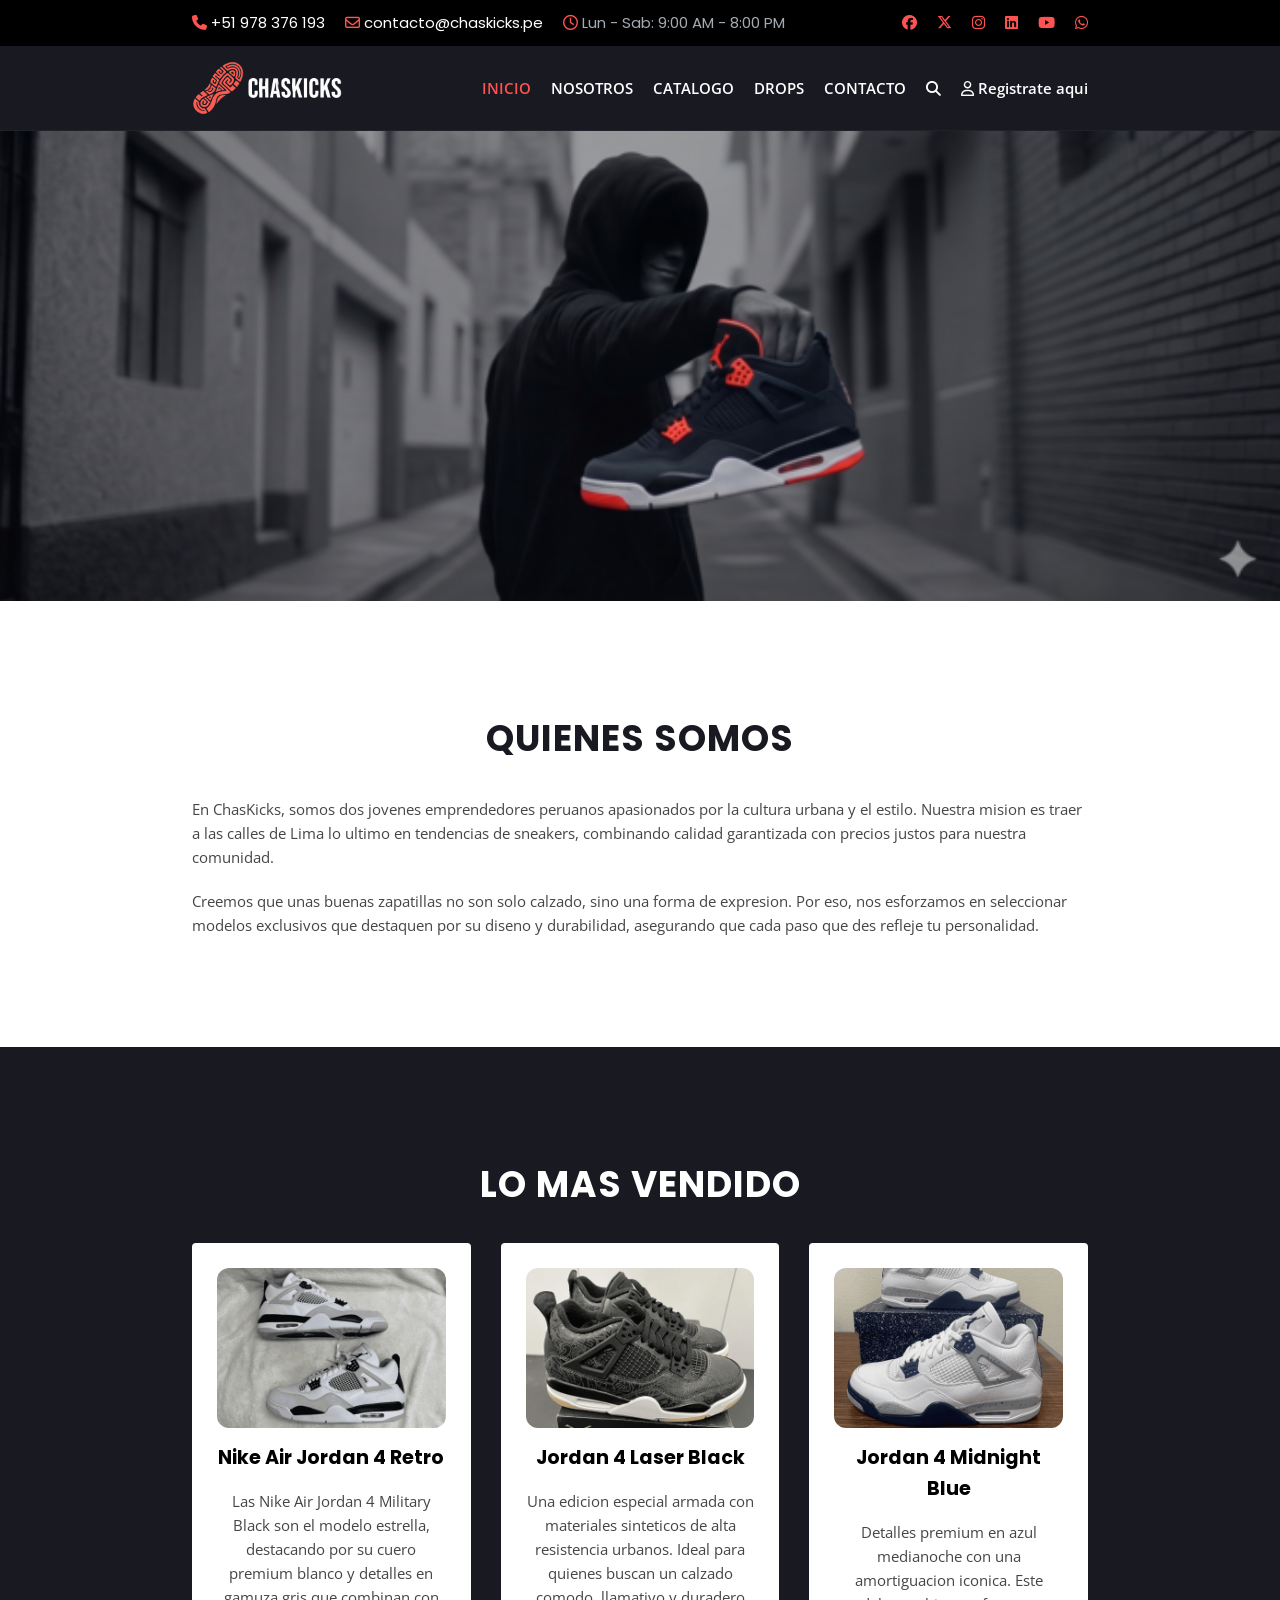
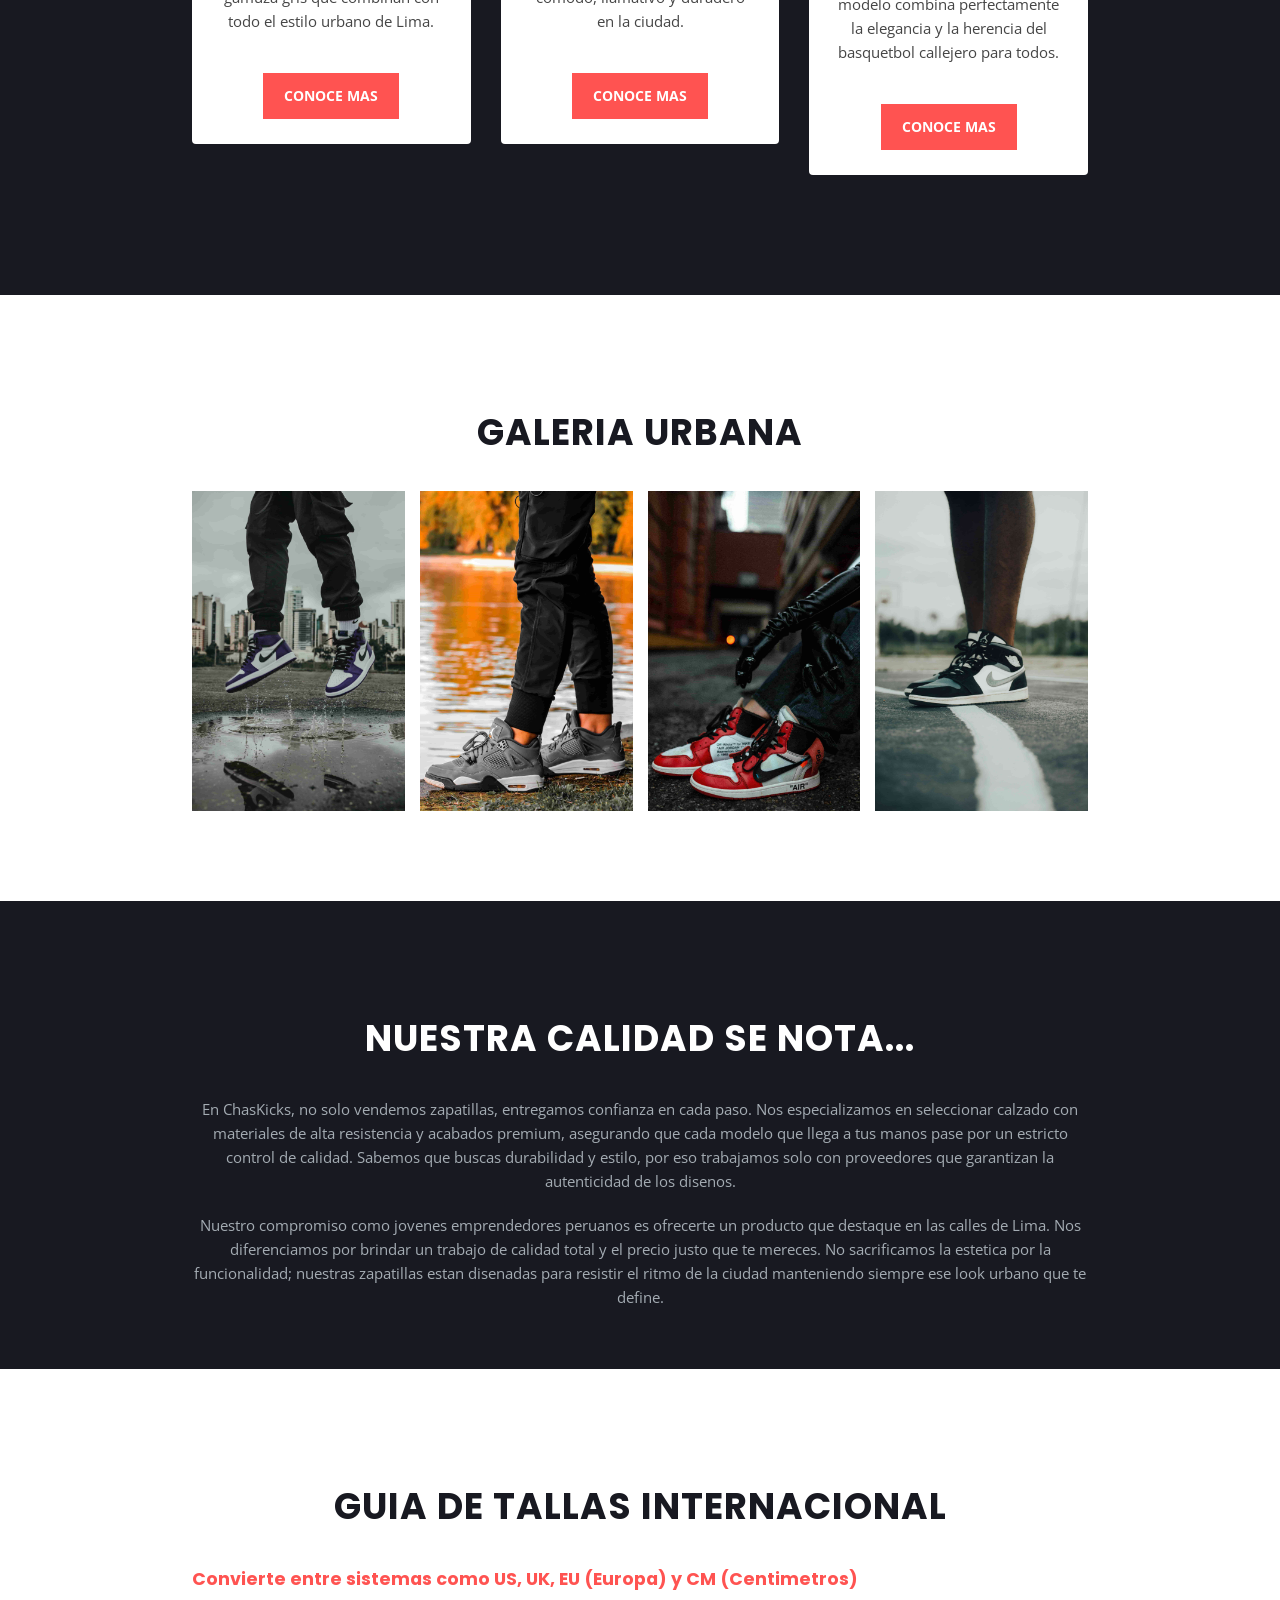
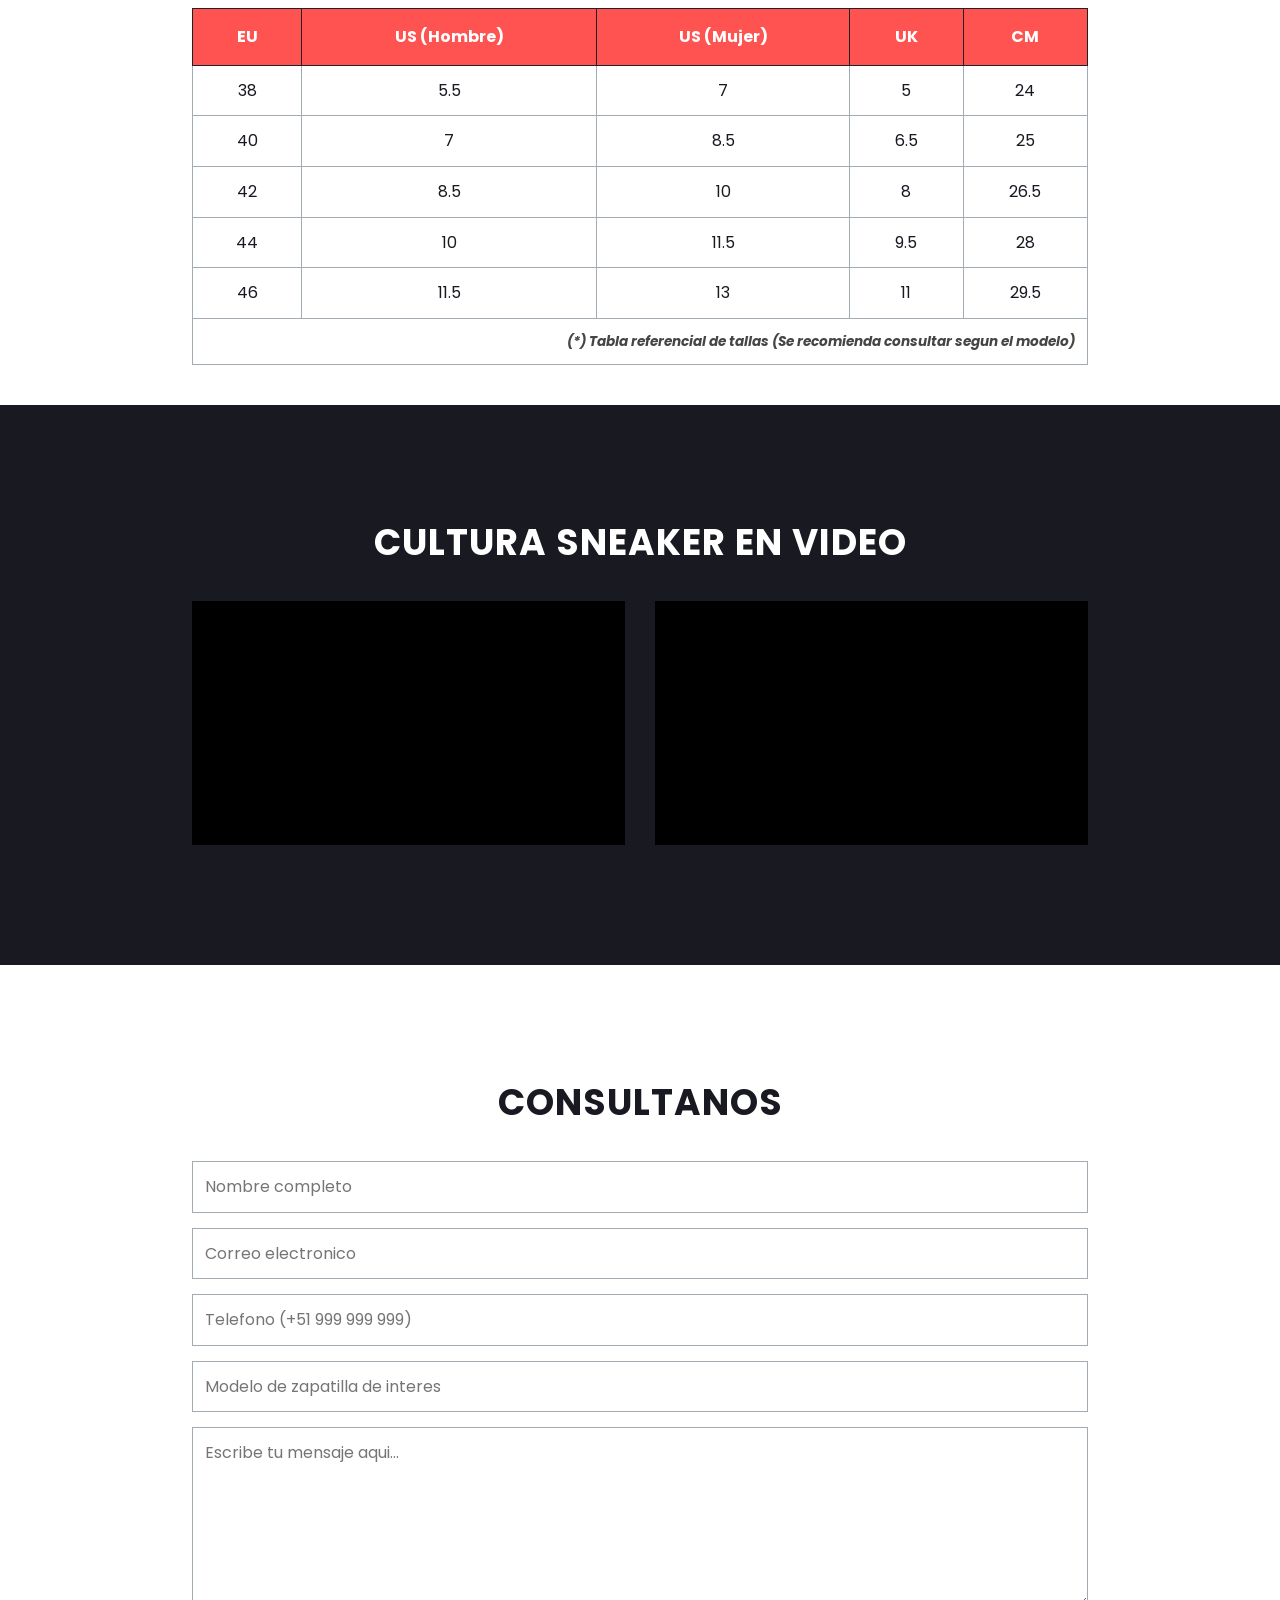
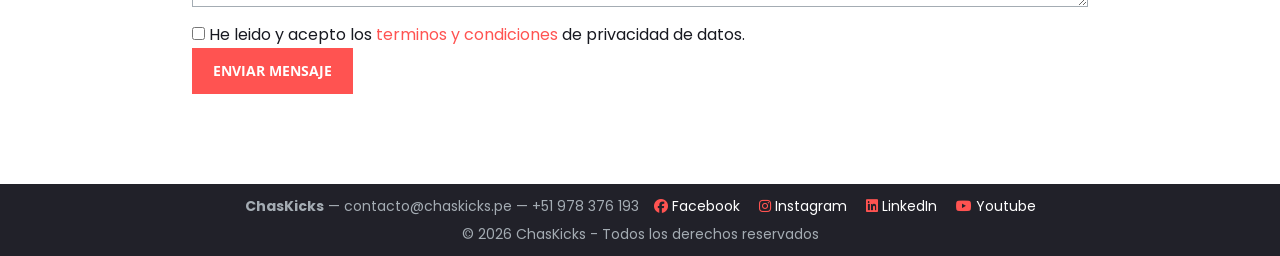
<file: index.html>
<!DOCTYPE html>
<html lang="es">

<head>
    <meta charset="UTF-8">
    <meta name="viewport" content="width=device-width, initial-scale=1.0">

    <!-- Titulo de la pagina que se muestra en la pestana -->
    <title>ChasKicks - Sneakers</title>

    <!-- Enlazar el HTML con la hoja de estilos externa CSS -->
    <link rel="stylesheet" href="assets/css/styles.css">

    <!-- Enlazar el HTML con el favicon -->
    <link rel="shortcut icon" href="favicon.ico" type="image/x-icon">

    <!-- Enlazar HTML con fuentes externas de Google Fonts -->
    <link rel="preconnect" href="https://fonts.googleapis.com">
    <link rel="preconnect" href="https://fonts.gstatic.com" crossorigin>
    <link href="https://fonts.googleapis.com/css2?family=Open+Sans:wght@400;600&family=Poppins:wght@400;600;700;900&display=swap" rel="stylesheet">

    <!-- Enlazar HTML con la libreria de iconos de Font Awesome -->
    <link rel="stylesheet" href="https://cdnjs.cloudflare.com/ajax/libs/font-awesome/6.5.1/css/all.min.css">

</head>

<body>

    <!-- Barra superior con telefono, email, horario y redes sociales -->
    <header id="header1">
        <div class="header-flexbox container padding-xs">
            <div class="header-left">
                <a href="tel:+51978376193"><i class="fa-solid fa-phone"></i> +51 978 376 193</a>
                <a href="mailto:contacto@chaskicks.pe"><i class="fa-regular fa-envelope"></i> contacto@chaskicks.pe</a>
                <span class="date-text"><i class="fa-regular fa-clock"></i> Lun - Sab: 9:00 AM - 8:00 PM</span>
            </div>
            <div class="social-links">
                <a target="_blank" href="https://facebook.com"><i class="fa-brands fa-facebook"></i></a>
                <a target="_blank" href="https://twitter.com"><i class="fa-brands fa-x-twitter"></i></a>
                <a target="_blank" href="https://instagram.com"><i class="fa-brands fa-instagram"></i></a>
                <a target="_blank" href="https://linkedin.com"><i class="fa-brands fa-linkedin"></i></a>
                <a target="_blank" href="https://youtube.com"><i class="fa-brands fa-youtube"></i></a>
                <a target="_blank" href="https://whatsapp.com"><i class="fa-brands fa-whatsapp"></i></a>
            </div>
        </div>
    </header>

    <!-- Navegacion principal con logo, hamburguesa y menu de paginas -->
    <header id="header2">
        <div class="header-flexbox container">

            <!-- Logo enlazado al inicio -->
            <div class="nav-logo">
                <a href="index.html">
                    <img class="img-fluid" src="assets/img/logo_ck.png" alt="ChasKicks Logo">
                </a>
            </div>

            <!-- Boton hamburguesa (visible solo en movil y tableta) -->
            <div class="nav-menu-toggle">
                <i class="fa-solid fa-bars"></i>
            </div>

            <!-- Menu de navegacion -->
            <nav class="menuop">
                <a href="index.html" class="active">INICIO</a>
                <a href="assets/pages/nosotros.html">NOSOTROS</a>
                <a href="assets/pages/catalogo.html">CATALOGO</a>
                <a href="assets/pages/drops.html">DROPS</a>
                <a href="assets/pages/contacto.html">CONTACTO</a>
                <a href="#contact-form"><i class="fa-solid fa-magnifying-glass"></i></a>
                <a href="assets/pages/registro.html"><i class="fa-regular fa-user"></i>&nbsp;Registrate aqui</a>

                <!-- Datos de contacto en el panel lateral (visible en movil) -->
                <div class="menuop-contacto">
                    <a href="tel:+51978376193"><i class="fa-solid fa-phone"></i> +51 978 376 193</a>
                    <a href="mailto:contacto@chaskicks.pe"><i class="fa-regular fa-envelope"></i> contacto@chaskicks.pe</a>
                    <span><i class="fa-regular fa-clock"></i> Lun - Sab: 9:00 AM - 8:00 PM</span>
                </div>

                <!-- Redes sociales en el panel lateral (visible en movil) -->
                <div class="menuop-redes">
                    <a target="_blank" href="https://facebook.com"><i class="fa-brands fa-facebook"></i></a>
                    <a target="_blank" href="https://instagram.com"><i class="fa-brands fa-instagram"></i></a>
                    <a target="_blank" href="https://linkedin.com"><i class="fa-brands fa-linkedin"></i></a>
                    <a target="_blank" href="https://youtube.com"><i class="fa-brands fa-youtube"></i></a>
                </div>
            </nav>

        </div>
    </header>

    <main>

        <!-- Banner principal con imagen de portada -->
        <section id="banner">
            <img class="img-fluid" src="assets/img/banner_ck.png" alt="Banner Principal ChasKicks - Sneakers exclusivos en Lima">
        </section>

        <!-- Quienes somos: descripcion del negocio -->
        <section id="about" class="padding-xl">
            <div class="container">
                <h2>Quienes somos</h2>
                <p>En ChasKicks, somos dos jovenes emprendedores peruanos apasionados por la cultura urbana y el estilo. Nuestra mision es traer a las calles de Lima lo ultimo en tendencias de sneakers, combinando calidad garantizada con precios justos para nuestra comunidad.</p>
                <p>Creemos que unas buenas zapatillas no son solo calzado, sino una forma de expresion. Por eso, nos esforzamos en seleccionar modelos exclusivos que destaquen por su diseno y durabilidad, asegurando que cada paso que des refleje tu personalidad.</p>
            </div>
        </section>

        <!-- Productos mas vendidos con tarjetas de cada modelo -->
        <section id="services" class="padding-xl-negrozul">
            <div class="container">
                <h2>Lo mas vendido</h2>
                <div class="row">
                    <!-- Tarjeta producto 1 -->
                    <div class="col">
                        <div class="card-producto">
                            <img class="img-fluid" src="assets/img/jordan4.png" alt="Nike Air Jordan 4">
                            <h3>Nike Air Jordan 4 Retro</h3>
                            <p>Las Nike Air Jordan 4 Military Black son el modelo estrella, destacando por su cuero premium blanco y detalles en gamuza gris que combinan con todo el estilo urbano de Lima.</p>
                            <a class="services-button" href="#contact-form">Conoce mas</a>
                        </div>
                    </div>
                    <!-- Tarjeta producto 2 -->
                    <div class="col">
                        <div class="card-producto">
                            <img class="img-fluid" src="assets/img/jordanblack.png" alt="Nike Air Jordan Retro 2">
                            <h3>Jordan 4 Laser Black</h3>
                            <p>Una edicion especial armada con materiales sinteticos de alta resistencia urbanos. Ideal para quienes buscan un calzado comodo, llamativo y duradero en la ciudad.</p>
                            <a class="services-button" href="#contact-form">Conoce mas</a>
                        </div>
                    </div>
                    <!-- Tarjeta producto 3 -->
                    <div class="col">
                        <div class="card-producto">
                            <img class="img-fluid" src="assets/img/jordanblue.png" alt="Nike Air Jordan Retro 3">
                            <h3>Jordan 4 Midnight Blue</h3>
                            <p>Detalles premium en azul medianoche con una amortiguacion iconica. Este modelo combina perfectamente la elegancia y la herencia del basquetbol callejero para todos.</p>
                            <a class="services-button" href="#contact-form">Conoce mas</a>
                        </div>
                    </div>
                </div>
            </div>
        </section>

        <!-- Galeria de imagenes de modelos y estilos -->
        <section id="galeria" class="padding-xl">
            <div class="container">
                <h2>Galeria Urbana</h2>
                <div class="galeria-flex">
                    <div class="galeria-item"><img src="assets/img/modelo1.jpg" alt="Sneaker Galeria 1"></div>
                    <div class="galeria-item"><img src="assets/img/modelo2.jpg" alt="Sneaker Galeria 2"></div>
                    <div class="galeria-item"><img src="assets/img/modelo3.jpg" alt="Sneaker Galeria 3"></div>
                    <div class="galeria-item"><img src="assets/img/modelo4.jpg" alt="Sneaker Galeria 4"></div>
                </div>
            </div>
        </section>

        <!-- Seccion de texto sobre la calidad del producto -->
        <section id="calidad" class="padding-xl-secundario-blanco">
            <div class="container">
                <h2>Nuestra calidad se nota...</h2>
                <p>En ChasKicks, no solo vendemos zapatillas, entregamos confianza en cada paso. Nos especializamos en seleccionar calzado con materiales de alta resistencia y acabados premium, asegurando que cada modelo que llega a tus manos pase por un estricto control de calidad. Sabemos que buscas durabilidad y estilo, por eso trabajamos solo con proveedores que garantizan la autenticidad de los disenos.</p>
                <p>Nuestro compromiso como jovenes emprendedores peruanos es ofrecerte un producto que destaque en las calles de Lima. Nos diferenciamos por brindar un trabajo de calidad total y el precio justo que te mereces. No sacrificamos la estetica por la funcionalidad; nuestras zapatillas estan disenadas para resistir el ritmo de la ciudad manteniendo siempre ese look urbano que te define.</p>
            </div>
        </section>

        <!-- Tabla de conversion de tallas internacional con 5 registros -->
        <section id="tallas" class="padding-xl-secundario-blanco">
            <div class="container">
                <h2>Guia de Tallas Internacional</h2>
                <div class="tabla-responsiva-contenedor">
                    <table class="tbl-tallas">
                        <caption>Convierte entre sistemas como US, UK, EU (Europa) y CM (Centimetros)</caption>
                        <thead>
                            <tr>
                                <th>EU</th>
                                <th>US (Hombre)</th>
                                <th>US (Mujer)</th>
                                <th>UK</th>
                                <th>CM</th>
                            </tr>
                        </thead>
                        <tbody>
                            <tr>
                                <td>38</td><td>5.5</td><td>7</td><td>5</td><td>24</td>
                            </tr>
                            <tr>
                                <td>40</td><td>7</td><td>8.5</td><td>6.5</td><td>25</td>
                            </tr>
                            <tr>
                                <td>42</td><td>8.5</td><td>10</td><td>8</td><td>26.5</td>
                            </tr>
                            <tr>
                                <td>44</td><td>10</td><td>11.5</td><td>9.5</td><td>28</td>
                            </tr>
                            <tr>
                                <td>46</td><td>11.5</td><td>13</td><td>11</td><td>29.5</td>
                            </tr>
                        </tbody>
                        <tfoot>
                            <tr>
                                <td colspan="5">(*) Tabla referencial de tallas (Se recomienda consultar segun el modelo)</td>
                            </tr>
                        </tfoot>
                    </table>
                </div>
            </div>
        </section>

        <!-- Videos: video propio y video de YouTube -->
        <section id="multimedia" class="padding-xl-negrozul">
            <div class="container">
                <h2>Cultura Sneaker en Video</h2>
                <div class="row">
                    <!-- Video local del sitio -->
                    <div class="col">
                        <div class="video-wrapper">
                            <video class="video-fluid" muted autoplay loop playsinline>
                                <source src="assets/video/video_zapa.mp4" type="video/mp4">
                                Tu navegador no soporta videos HTML5.
                            </video>
                        </div>
                    </div>
                    <!-- Video embebido de YouTube -->
                    <div class="col">
                        <div class="video-wrapper">
                            <iframe class="video-fluid" src="https://www.youtube.com/embed/AMyN_wqZDM4" title="YouTube video player" style="border:0;" allow="accelerometer; autoplay; clipboard-write; encrypted-media; gyroscope; picture-in-picture" allowfullscreen></iframe>
                        </div>
                    </div>
                </div>
            </div>
        </section>

        <!-- Formulario de contacto con validaciones HTML5 completas -->
        <section id="contact-form" class="padding-xl">
            <div class="container">
                <h2>Consultanos</h2>
                <form action="#" method="POST">
                    <div>
                        <input class="form-control" type="text" placeholder="Nombre completo" required minlength="3" maxlength="80">
                    </div>
                    <div>
                        <input class="form-control" type="email" placeholder="Correo electronico" required maxlength="100">
                    </div>
                    <div>
                        <input class="form-control" type="tel" placeholder="Telefono (+51 999 999 999)" required maxlength="20">
                    </div>
                    <div>
                        <input class="form-control" type="text" placeholder="Modelo de zapatilla de interes" required maxlength="100">
                    </div>
                    <div>
                        <textarea class="form-control" placeholder="Escribe tu mensaje aqui..." rows="6" required maxlength="500"></textarea>
                    </div>
                    <div>
                        <input type="checkbox" id="acepto" required>
                        <label for="acepto">He leido y acepto los <a class="form-link" href="index.html">terminos y condiciones</a> de privacidad de datos.</label>
                    </div>
                    <div>
                        <button class="form-submit" type="submit">Enviar Mensaje</button>
                    </div>
                </form>
            </div>
        </section>

    </main>

    <!-- Footer con nombre, contacto, redes y derechos reservados -->
    <footer id="footer" class="padding-xs">
        <div class="copy container">
            <div class="footer-flexbox">
                <div>
                    <strong>ChasKicks</strong> &mdash;
                    <a href="mailto:contacto@chaskicks.pe" style="color:var(--color5); text-decoration:none;">contacto@chaskicks.pe</a>
                    &mdash;
                    <a href="tel:+51978376193" style="color:var(--color5); text-decoration:none;">+51 978 376 193</a>
                </div>
                <div class="footer-social-text">
                    <a target="_blank" href="https://facebook.com"><i class="fa-brands fa-facebook"></i> Facebook</a>
                    <a target="_blank" href="https://instagram.com"><i class="fa-brands fa-instagram"></i> Instagram</a>
                    <a target="_blank" href="https://linkedin.com"><i class="fa-brands fa-linkedin"></i> LinkedIn</a>
                    <a target="_blank" href="https://youtube.com"><i class="fa-brands fa-youtube"></i> Youtube</a>
                </div>
            </div>
            <div style="text-align:center; margin-top:6px;">
                &copy; 2026 ChasKicks - Todos los derechos reservados
            </div>
        </div>
    </footer>

    <!-- Boton flotante para volver al inicio de la pagina -->
    <a class="scroll-up" href="#" id="scroll-up-btn">
        <i class="fa-solid fa-angle-up"></i>
    </a>

    <!-- Script para el menu hamburguesa y scroll-up -->
    <script src="assets/js/scripts.js"></script>

</body>
</html>
</file>
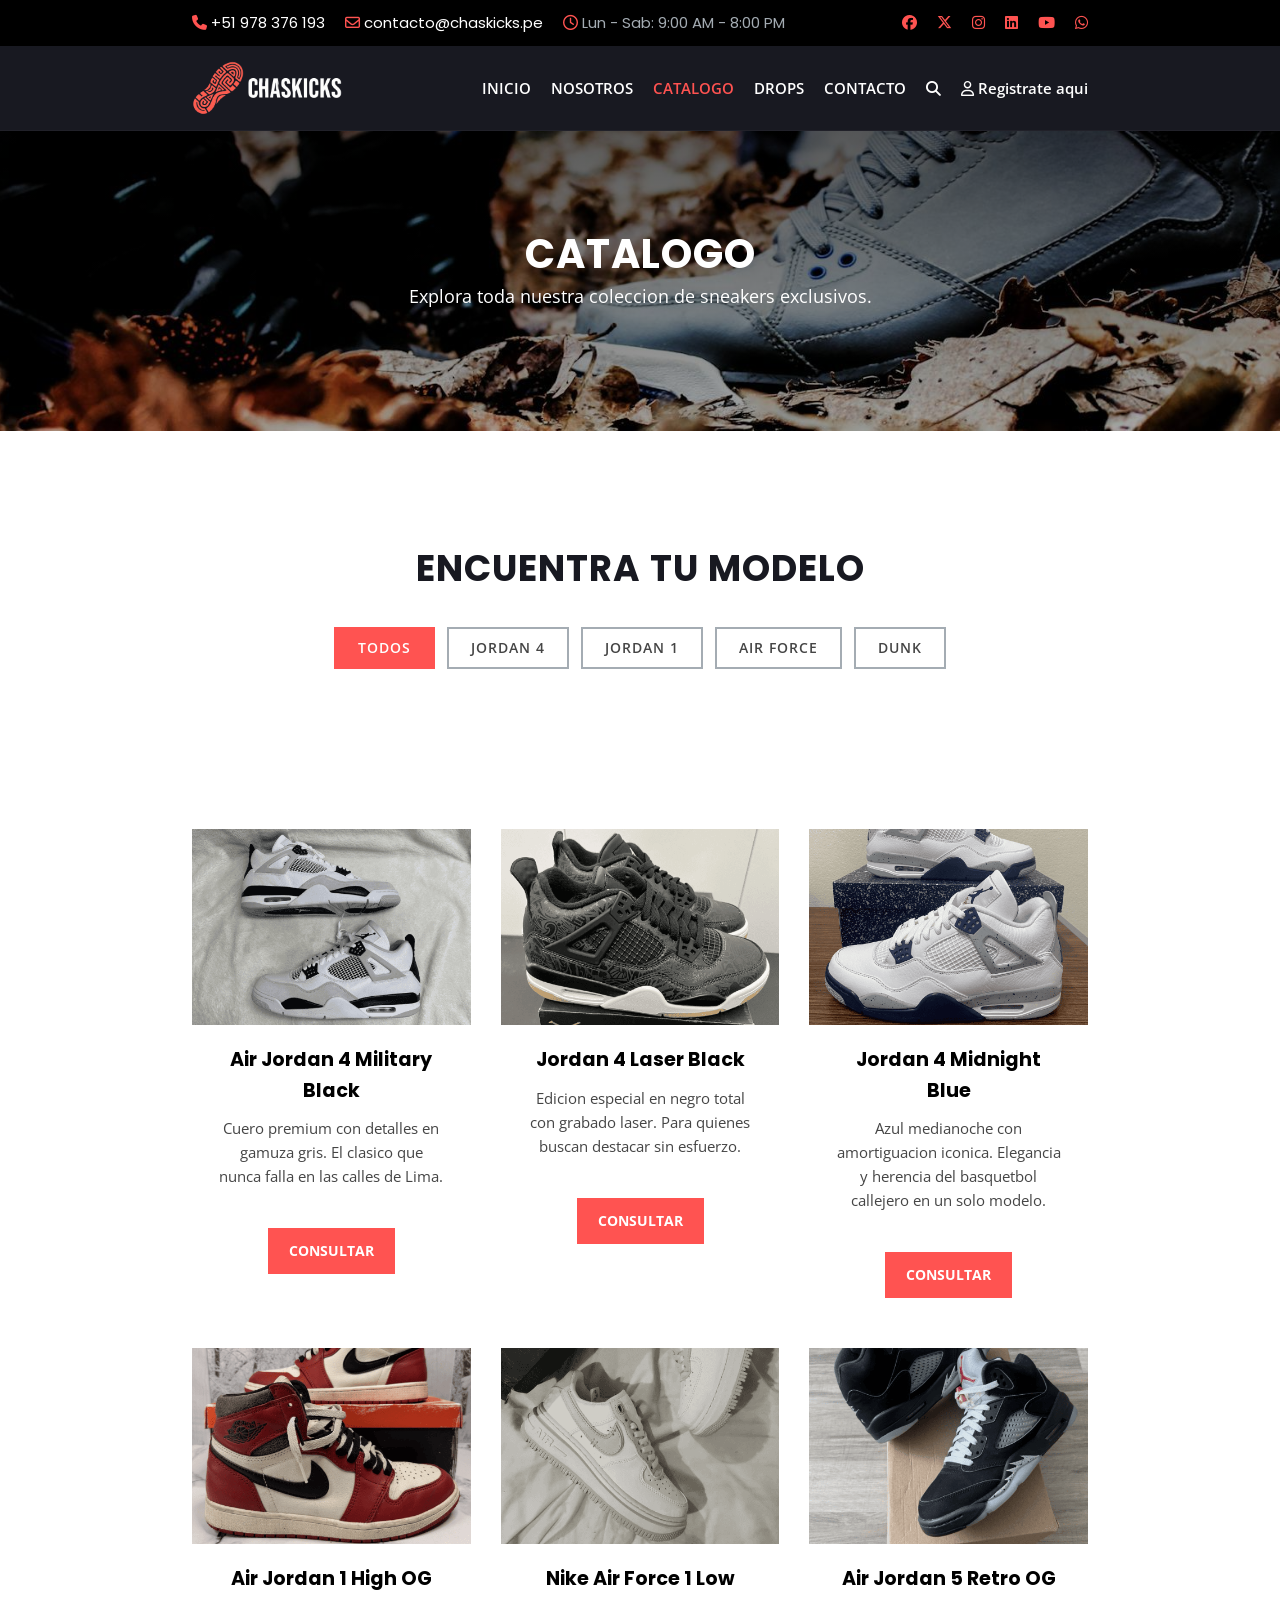
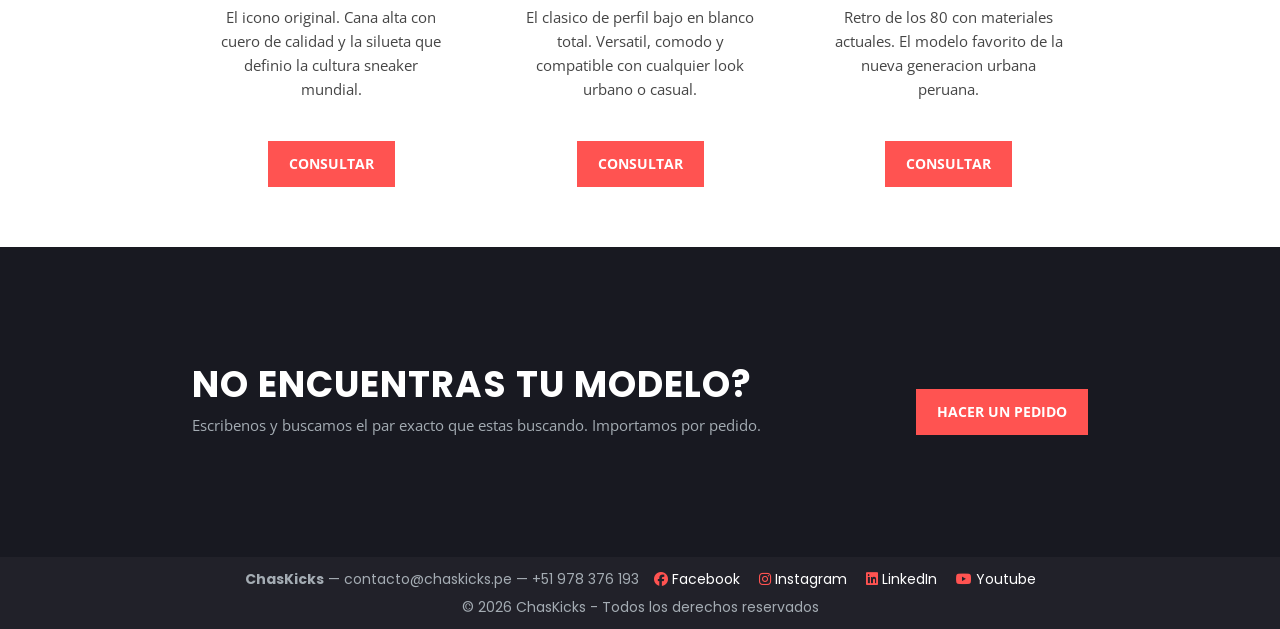
<file: assets/pages/catalogo.html>
<!DOCTYPE html>
<html lang="es">

<head>
    <meta charset="UTF-8">
    <meta name="viewport" content="width=device-width, initial-scale=1.0">
    <title>Catalogo - ChasKicks</title>
    <link rel="stylesheet" href="../css/styles.css">
    <link rel="shortcut icon" href="../../favicon.ico" type="image/x-icon">
    <link rel="preconnect" href="https://fonts.googleapis.com">
    <link rel="preconnect" href="https://fonts.gstatic.com" crossorigin>
    <link
        href="https://fonts.googleapis.com/css2?family=Open+Sans:wght@400;600&family=Poppins:wght@400;600;700;900&display=swap"
        rel="stylesheet">
    <link rel="stylesheet" href="https://cdnjs.cloudflare.com/ajax/libs/font-awesome/6.5.1/css/all.min.css">
</head>

<body>

    <!-- Barra superior con telefono, email, horario y redes sociales -->
    <header id="header1">
        <div class="header-flexbox container padding-xs">
            <div class="header-left">
                <a href="tel:+51978376193"><i class="fa-solid fa-phone"></i> +51 978 376 193</a>
                <a href="mailto:contacto@chaskicks.pe"><i class="fa-regular fa-envelope"></i> contacto@chaskicks.pe</a>
                <span class="date-text"><i class="fa-regular fa-clock"></i> Lun - Sab: 9:00 AM - 8:00 PM</span>
            </div>
            <div class="social-links">
                <a target="_blank" href="https://facebook.com"><i class="fa-brands fa-facebook"></i></a>
                <a target="_blank" href="https://twitter.com"><i class="fa-brands fa-x-twitter"></i></a>
                <a target="_blank" href="https://instagram.com"><i class="fa-brands fa-instagram"></i></a>
                <a target="_blank" href="https://linkedin.com"><i class="fa-brands fa-linkedin"></i></a>
                <a target="_blank" href="https://youtube.com"><i class="fa-brands fa-youtube"></i></a>
                <a target="_blank" href="https://whatsapp.com"><i class="fa-brands fa-whatsapp"></i></a>
            </div>
        </div>
    </header>

    <header id="header2">
        <div class="header-flexbox container">
            <div class="nav-logo">
                <a href="../../index.html">
                    <div class="cat-img-wrapper"><img class="img-fluid" src="../img/logo_ck.png" alt="ChasKicks Logo">
                    </div>
                </a>
            </div>

            <!-- Boton hamburguesa (visible solo en movil y tableta) -->
            <div class="nav-menu-toggle">
                <i class="fa-solid fa-bars"></i>
            </div>

            <nav class="menuop">
                <a href="../../index.html">INICIO</a>
                <a href="nosotros.html">NOSOTROS</a>
                <a href="catalogo.html" class="active">CATALOGO</a>
                <a href="drops.html">DROPS</a>
                <a href="contacto.html">CONTACTO</a>
                <a href="../../index.html#contact-form"><i class="fa-solid fa-magnifying-glass"></i></a>
                <a href="registro.html"><i class="fa-regular fa-user"></i>&nbsp;Registrate aqui</a>

                <!-- Datos de contacto en el panel lateral (visible en movil) -->
                <div class="menuop-contacto">
                    <a href="tel:+51978376193"><i class="fa-solid fa-phone"></i> +51 978 376 193</a>
                    <a href="mailto:contacto@chaskicks.pe"><i class="fa-regular fa-envelope"></i> contacto@chaskicks.pe</a>
                    <span><i class="fa-regular fa-clock"></i> Lun - Sab: 9:00 AM - 8:00 PM</span>
                </div>

                <!-- Redes sociales en el panel lateral (visible en movil) -->
                <div class="menuop-redes">
                    <a target="_blank" href="https://facebook.com"><i class="fa-brands fa-facebook"></i></a>
                    <a target="_blank" href="https://instagram.com"><i class="fa-brands fa-instagram"></i></a>
                    <a target="_blank" href="https://linkedin.com"><i class="fa-brands fa-linkedin"></i></a>
                    <a target="_blank" href="https://youtube.com"><i class="fa-brands fa-youtube"></i></a>
                </div>                
            </nav>
        </div>
    </header>

    <main>

        <!-- Banner de pagina interna -->
        <section class="page-title">
            <div class="page-title-content">
                <h2>Catalogo</h2>
                <p>Explora toda nuestra coleccion de sneakers exclusivos.</p>
            </div>
        </section>

        <!-- Seccion filtros / categorias -->
        <section id="cat-filtros" class="padding-xl-secundario-blanco">
            <div class="container">
                <h2>Encuentra tu modelo</h2>
                <div class="cat-filtros-flex">
                    <span class="cat-tag cat-tag-activo">Todos</span>
                    <span class="cat-tag">Jordan 4</span>
                    <span class="cat-tag">Jordan 1</span>
                    <span class="cat-tag">Air Force</span>
                    <span class="cat-tag">Dunk</span>
                </div>
            </div>
        </section>

        <!-- Grid de productos -->
        <section id="cat-grid" class="padding-xl-secundario-blanco">
            <div class="container">
                <div class="cat-grid">

                    <!-- Producto 1 -->
                    <div class="cat-card">
                        <div class="cat-img-wrapper"><img class="img-fluid" src="../img/jordan4.png"
                                alt="Jordan 4 Military Black"></div>
                        <div class="cat-card-body">
                            <h3>Air Jordan 4 Military Black</h3>
                            <p>Cuero premium con detalles en gamuza gris. El clasico que nunca falla en las calles de
                                Lima.</p>
                            <a class="services-button" href="../../index.html#contact-form">Consultar</a>
                        </div>
                    </div>

                    <!-- Producto 2 -->
                    <div class="cat-card">
                        <div class="cat-img-wrapper"><img class="img-fluid" src="../img/jordanblack.png"
                                alt="Jordan 4 Laser Black"></div>
                        <div class="cat-card-body">
                            <h3>Jordan 4 Laser Black</h3>
                            <p>Edicion especial en negro total con grabado laser. Para quienes buscan destacar sin
                                esfuerzo.</p>
                            <a class="services-button" href="../../index.html#contact-form">Consultar</a>
                        </div>
                    </div>

                    <!-- Producto 3 -->
                    <div class="cat-card">
                        <div class="cat-img-wrapper"><img class="img-fluid" src="../img/jordanblue.png"
                                alt="Jordan 4 Midnight Blue"></div>
                        <div class="cat-card-body">
                            <h3>Jordan 4 Midnight Blue</h3>
                            <p>Azul medianoche con amortiguacion iconica. Elegancia y herencia del basquetbol callejero
                                en un solo modelo.</p>
                            <a class="services-button" href="../../index.html#contact-form">Consultar</a>
                        </div>
                    </div>

                    <!-- Producto 4 -->
                    <div class="cat-card">
                        <div class="cat-img-wrapper"><img class="img-fluid" src="../img/jordanog.png"
                                alt="Jordan 1 High OG"></div>
                        <div class="cat-card-body">
                            <h3>Air Jordan 1 High OG</h3>
                            <p>El icono original. Cana alta con cuero de calidad y la silueta que definio la cultura
                                sneaker mundial.</p>
                            <a class="services-button" href="../../index.html#contact-form">Consultar</a>
                        </div>
                    </div>

                    <!-- Producto 5 -->
                    <div class="cat-card">
                        <div class="cat-img-wrapper"><img class="img-fluid" src="../img/jordanlow.png"
                                alt="Air Force 1 Low"></div>
                        <div class="cat-card-body">
                            <h3>Nike Air Force 1 Low</h3>
                            <p>El clasico de perfil bajo en blanco total. Versatil, comodo y compatible con cualquier
                                look urbano o casual.</p>
                            <a class="services-button" href="../../index.html#contact-form">Consultar</a>
                        </div>
                    </div>

                    <!-- Producto 6 -->
                    <div class="cat-card">
                        <div class="cat-img-wrapper"><img class="img-fluid" src="../img/jordan5og.png"
                                alt="Nike Dunk Low"></div>
                        <div class="cat-card-body">
                            <h3>Air Jordan 5 Retro OG</h3>
                            <p>Retro de los 80 con materiales actuales. El modelo favorito de la nueva generacion urbana
                                peruana.</p>
                            <a class="services-button" href="../../index.html#contact-form">Consultar</a>
                        </div>
                    </div>

                </div>
            </div>
        </section>

        <!-- Seccion CTA -->
        <section id="cat-cta" class="padding-xl-negrozul">
            <div class="container cat-cta-flex">
                <div>
                    <h2>No encuentras tu modelo?</h2>
                    <p>Escribenos y buscamos el par exacto que estas buscando. Importamos por pedido.</p>
                </div>
                <div>
                    <a class="services-button" href="../../index.html#contact-form">Hacer un pedido</a>
                </div>
            </div>
        </section>

    </main>

    <!-- Footer con nombre, contacto, redes y derechos reservados -->
    <footer id="footer" class="padding-xs">
        <div class="copy container">
            <div class="footer-flexbox">
                <div>
                    <strong>ChasKicks</strong> &mdash;
                    <a href="mailto:contacto@chaskicks.pe" style="color:var(--color5); text-decoration:none;">contacto@chaskicks.pe</a>
                    &mdash;
                    <a href="tel:+51978376193" style="color:var(--color5); text-decoration:none;">+51 978 376 193</a>
                </div>
                <div class="footer-social-text">
                    <a target="_blank" href="https://facebook.com"><i class="fa-brands fa-facebook"></i> Facebook</a>
                    <a target="_blank" href="https://instagram.com"><i class="fa-brands fa-instagram"></i> Instagram</a>
                    <a target="_blank" href="https://linkedin.com"><i class="fa-brands fa-linkedin"></i> LinkedIn</a>
                    <a target="_blank" href="https://youtube.com"><i class="fa-brands fa-youtube"></i> Youtube</a>
                </div>
            </div>
            <div style="text-align:center; margin-top:6px;">
                &copy; 2026 ChasKicks - Todos los derechos reservados
            </div>
        </div>
    </footer>

    <a class="scroll-up" href="#" id="scroll-up-btn">
        <i class="fa-solid fa-angle-up"></i>
    </a>

    <!-- Script para el menu hamburguesa -->
    <script src="../../assets/js/scripts.js"></script>

</body>

</html>
</file>
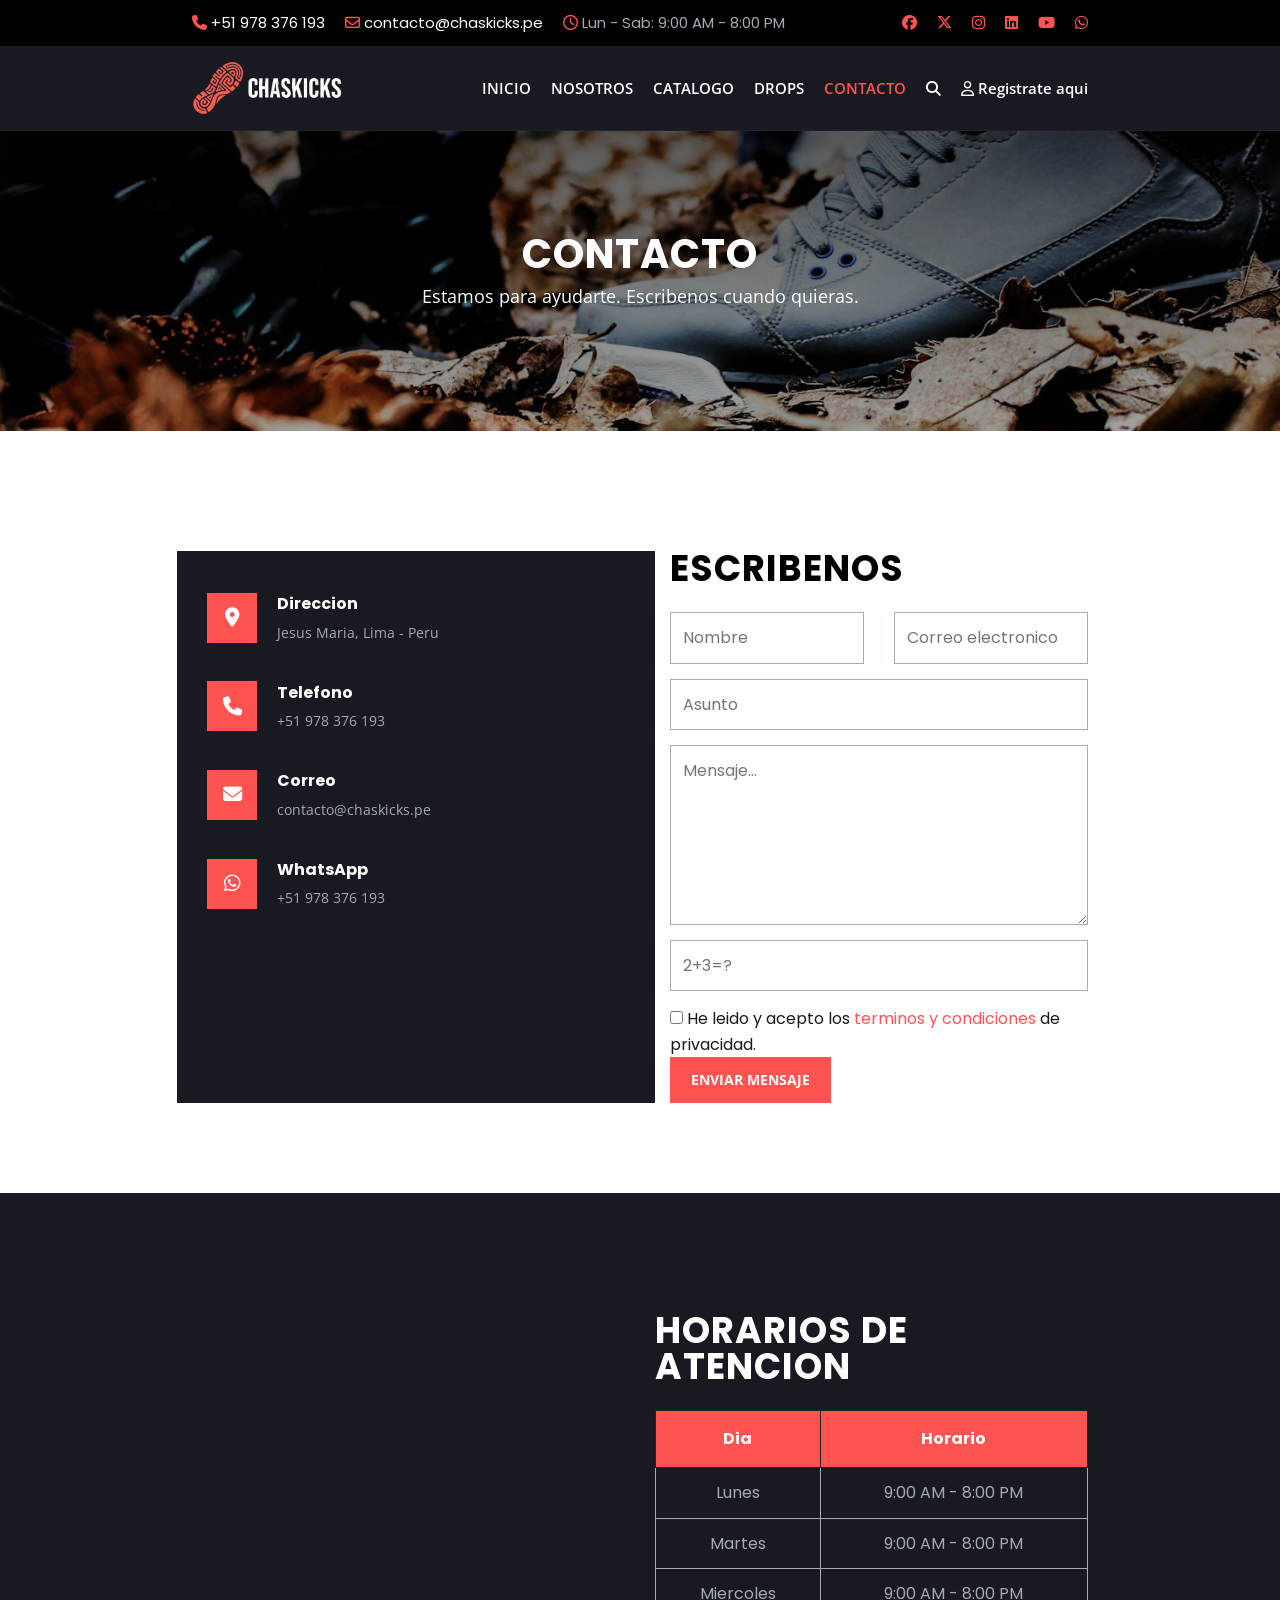
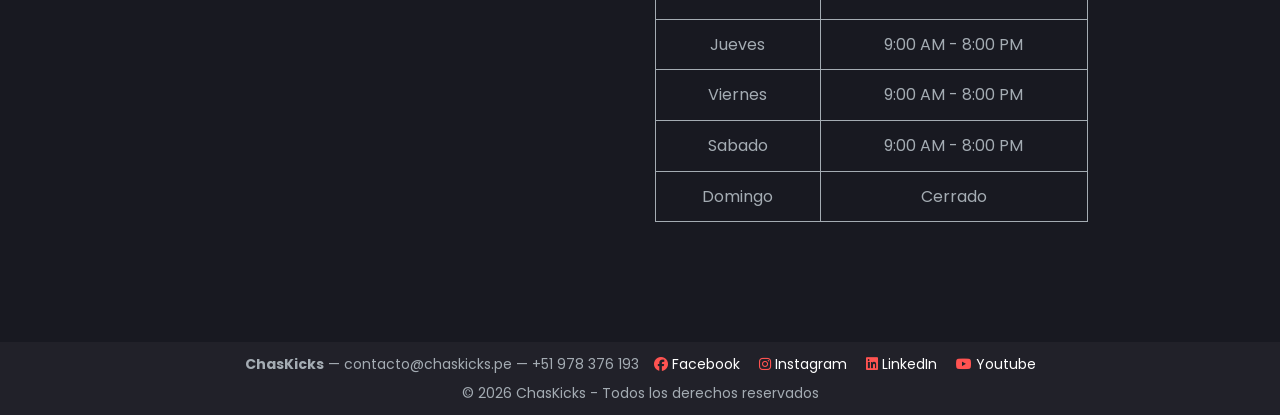
<file: assets/pages/contacto.html>
<!DOCTYPE html>
<html lang="es">
<head>
    <meta charset="UTF-8">
    <meta name="viewport" content="width=device-width, initial-scale=1.0">
    <title>Contacto - ChasKicks</title>
    <link rel="stylesheet" href="../css/styles.css">
    <link rel="shortcut icon" href="../../favicon.ico" type="image/x-icon">
    <link rel="preconnect" href="https://fonts.googleapis.com">
    <link rel="preconnect" href="https://fonts.gstatic.com" crossorigin>
    <link href="https://fonts.googleapis.com/css2?family=Open+Sans:wght@400;600&family=Poppins:wght@400;600;700;900&display=swap" rel="stylesheet">
    <link rel="stylesheet" href="https://cdnjs.cloudflare.com/ajax/libs/font-awesome/6.5.1/css/all.min.css">
</head>
<body>

    <!-- Barra superior con telefono, email, horario y redes sociales -->
    <header id="header1">
        <div class="header-flexbox container padding-xs">
            <div class="header-left">
                <a href="tel:+51978376193"><i class="fa-solid fa-phone"></i> +51 978 376 193</a>
                <a href="mailto:contacto@chaskicks.pe"><i class="fa-regular fa-envelope"></i> contacto@chaskicks.pe</a>
                <span class="date-text"><i class="fa-regular fa-clock"></i> Lun - Sab: 9:00 AM - 8:00 PM</span>
            </div>
            <div class="social-links">
                <a target="_blank" href="https://facebook.com"><i class="fa-brands fa-facebook"></i></a>
                <a target="_blank" href="https://twitter.com"><i class="fa-brands fa-x-twitter"></i></a>
                <a target="_blank" href="https://instagram.com"><i class="fa-brands fa-instagram"></i></a>
                <a target="_blank" href="https://linkedin.com"><i class="fa-brands fa-linkedin"></i></a>
                <a target="_blank" href="https://youtube.com"><i class="fa-brands fa-youtube"></i></a>
                <a target="_blank" href="https://whatsapp.com"><i class="fa-brands fa-whatsapp"></i></a>
            </div>
        </div>
    </header>

    <header id="header2">
        <div class="header-flexbox container">
            <div class="nav-logo">
                <a href="../../index.html">
                    <img class="img-fluid" src="../img/logo_ck.png" alt="ChasKicks Logo">
                </a>
            </div>

            <!-- Boton hamburguesa (visible solo en movil y tableta) -->
            <div class="nav-menu-toggle">
                <i class="fa-solid fa-bars"></i>
            </div>

            <nav class="menuop">
                <a href="../../index.html">INICIO</a>
                <a href="nosotros.html">NOSOTROS</a>
                <a href="catalogo.html">CATALOGO</a>
                <a href="drops.html">DROPS</a>
                <a href="contacto.html" class="active">CONTACTO</a>
                <a href="../../index.html#contact-form"><i class="fa-solid fa-magnifying-glass"></i></a>
                <a href="registro.html"><i class="fa-regular fa-user"></i>&nbsp;Registrate aqui</a>

                <!-- Datos de contacto en el panel lateral -->
                <div class="menuop-contacto">
                    <a href="tel:+51978376193"><i class="fa-solid fa-phone"></i> +51 978 376 193</a>
                    <span><i class="fa-regular fa-clock"></i> Lun - Sáb: 9:00 AM - 8:00 PM</span>
                </div>

                <!-- Redes sociales en el panel lateral -->
                <div class="menuop-redes">
                    <a target="_blank" href="https://facebook.com"><i class="fa-brands fa-facebook"></i></a>
                    <a target="_blank" href="https://twitter.com"><i class="fa-brands fa-x-twitter"></i></a>
                    <a target="_blank" href="https://instagram.com"><i class="fa-brands fa-instagram"></i></a>
                    <a target="_blank" href="https://whatsapp.com"><i class="fa-brands fa-whatsapp"></i></a>
                </div>
            </nav>
        </div>
    </header>

    <main>

        <section class="page-title">
            <div class="page-title-content">
                <h2>Contacto</h2>
                <p>Estamos para ayudarte. Escribenos cuando quieras.</p>
            </div>
        </section>

        <!-- Seccion principal: datos + formulario -->
        <section id="contacto-principal" class="padding-xl">
            <div class="container">
                <div class="row">

                    <!-- Columna izquierda: datos de contacto -->
                    <div class="col contacto-info">

                        <div class="contacto-item">
                            <div class="contacto-icono">
                                <i class="fa-solid fa-location-dot"></i>
                            </div>
                            <div>
                                <h3>Direccion</h3>
                                <p>Jesus Maria, Lima - Peru</p>
                            </div>
                        </div>

                        <div class="contacto-item">
                            <div class="contacto-icono">
                                <i class="fa-solid fa-phone"></i>
                            </div>
                            <div>
                                <h3>Telefono</h3>
                                <p><a href="tel:+51978376193" style="color:var(--color5); text-decoration:none;">+51 978 376 193</a></p>
                            </div>
                        </div>

                        <div class="contacto-item">
                            <div class="contacto-icono">
                                <i class="fa-solid fa-envelope"></i>
                            </div>
                            <div>
                                <h3>Correo</h3>
                                <p><a href="mailto:contacto@chaskicks.pe" style="color:var(--color5); text-decoration:none;">contacto@chaskicks.pe</a></p>
                            </div>
                        </div>

                        <div class="contacto-item">
                            <div class="contacto-icono">
                                <i class="fa-brands fa-whatsapp"></i>
                            </div>
                            <div>
                                <h3>WhatsApp</h3>
                                <p><a href="tel:+51978376193" style="color:var(--color5); text-decoration:none;">+51 978 376 193</a></p>
                            </div>
                        </div>

                    </div>

                    <!-- Columna derecha: formulario -->
                    <div class="col">
                        <h2 class="contacto-titulo">Escribenos</h2>
                        <form action="#" method="POST">
                            <div class="row">
                                <div class="col">
                                    <input class="form-control" type="text" placeholder="Nombre" required minlength="3">
                                </div>
                                <div class="col">
                                    <input class="form-control" type="email" placeholder="Correo electronico" required>
                                </div>
                            </div>
                            <div>
                                <input class="form-control" type="text" placeholder="Asunto" required>
                            </div>
                            <div>
                                <textarea class="form-control" placeholder="Mensaje..." rows="6" required></textarea>
                            </div>
                            <div>
                                <input class="form-control" type="text" placeholder="2+3=?">
                            </div>
                            <div>
                                <input type="checkbox" id="acepto" required>
                                <label for="acepto">He leido y acepto los <a class="form-link" href="#">terminos y condiciones</a> de privacidad.</label>
                            </div>
                            <div>
                                <button class="form-submit" type="submit">Enviar Mensaje</button>
                            </div>
                        </form>
                    </div>

                </div>
            </div>
        </section>

        <!-- Seccion mapa + horarios -->
        <section id="contacto-mapa" class="padding-xl-negrozul">
            <div class="container">
                <div class="row">

                    <!-- Mapa envuelto en wrapper responsivo -->
                    <div class="col">
                        <div class="mapa-wrapper">
                            <iframe
                                class="contacto-iframe"
                                src="https://www.google.com/maps/embed?pb=!1m18!1m12!1m3!1d487.7084328111781!2d-77.044220490671!3d-12.066374733863745!2m3!1f0!2f0!3f0!3m2!1i1024!2i768!4f13.1!3m3!1m2!1s0x9105c9003936cabb%3A0x58faef5f9c0a8064!2sRESIDENCIAL%20CAMPO%20MARTE!5e0!3m2!1ses-419!2spe!4v1779410794823!5m2!1ses-419!2spe"
                                allowfullscreen=""
                                loading="lazy"
                                referrerpolicy="no-referrer-when-downgrade">
                            </iframe>
                        </div>
                    </div>

                    <!-- Horarios -->
                    <div class="col">
                        <h2 class="contacto-titulo-claro">Horarios de atencion</h2>
                        <table class="tbl-tallas">
                            <thead>
                                <tr>
                                    <th>Dia</th>
                                    <th>Horario</th>
                                </tr>
                            </thead>
                            <tbody>
                                <tr><td>Lunes</td><td>9:00 AM - 8:00 PM</td></tr>
                                <tr><td>Martes</td><td>9:00 AM - 8:00 PM</td></tr>
                                <tr><td>Miercoles</td><td>9:00 AM - 8:00 PM</td></tr>
                                <tr><td>Jueves</td><td>9:00 AM - 8:00 PM</td></tr>
                                <tr><td>Viernes</td><td>9:00 AM - 8:00 PM</td></tr>
                                <tr><td>Sabado</td><td>9:00 AM - 8:00 PM</td></tr>
                                <tr><td>Domingo</td><td>Cerrado</td></tr>
                            </tbody>
                        </table>
                    </div>

                </div>
            </div>
        </section>

    </main>

    <!-- Footer con nombre, contacto, redes y derechos reservados -->
    <footer id="footer" class="padding-xs">
        <div class="copy container">
            <div class="footer-flexbox">
                <div>
                    <strong>ChasKicks</strong> &mdash;
                    <a href="mailto:contacto@chaskicks.pe" style="color:var(--color5); text-decoration:none;">contacto@chaskicks.pe</a>
                    &mdash;
                    <a href="tel:+51978376193" style="color:var(--color5); text-decoration:none;">+51 978 376 193</a>
                </div>
                <div class="footer-social-text">
                    <a target="_blank" href="https://facebook.com"><i class="fa-brands fa-facebook"></i> Facebook</a>
                    <a target="_blank" href="https://instagram.com"><i class="fa-brands fa-instagram"></i> Instagram</a>
                    <a target="_blank" href="https://linkedin.com"><i class="fa-brands fa-linkedin"></i> LinkedIn</a>
                    <a target="_blank" href="https://youtube.com"><i class="fa-brands fa-youtube"></i> Youtube</a>
                </div>
            </div>
            <div style="text-align:center; margin-top:6px;">
                &copy; 2026 ChasKicks - Todos los derechos reservados
            </div>
        </div>
    </footer>

    <!-- Boton flotante para volver al inicio de la pagina -->
    <a class="scroll-up" href="#" id="scroll-up-btn">
        <i class="fa-solid fa-angle-up"></i>
    </a>

    <!-- Script para el menu hamburguesa -->
    <script src="../../assets/js/scripts.js"></script>

</body>
</html>
</file>
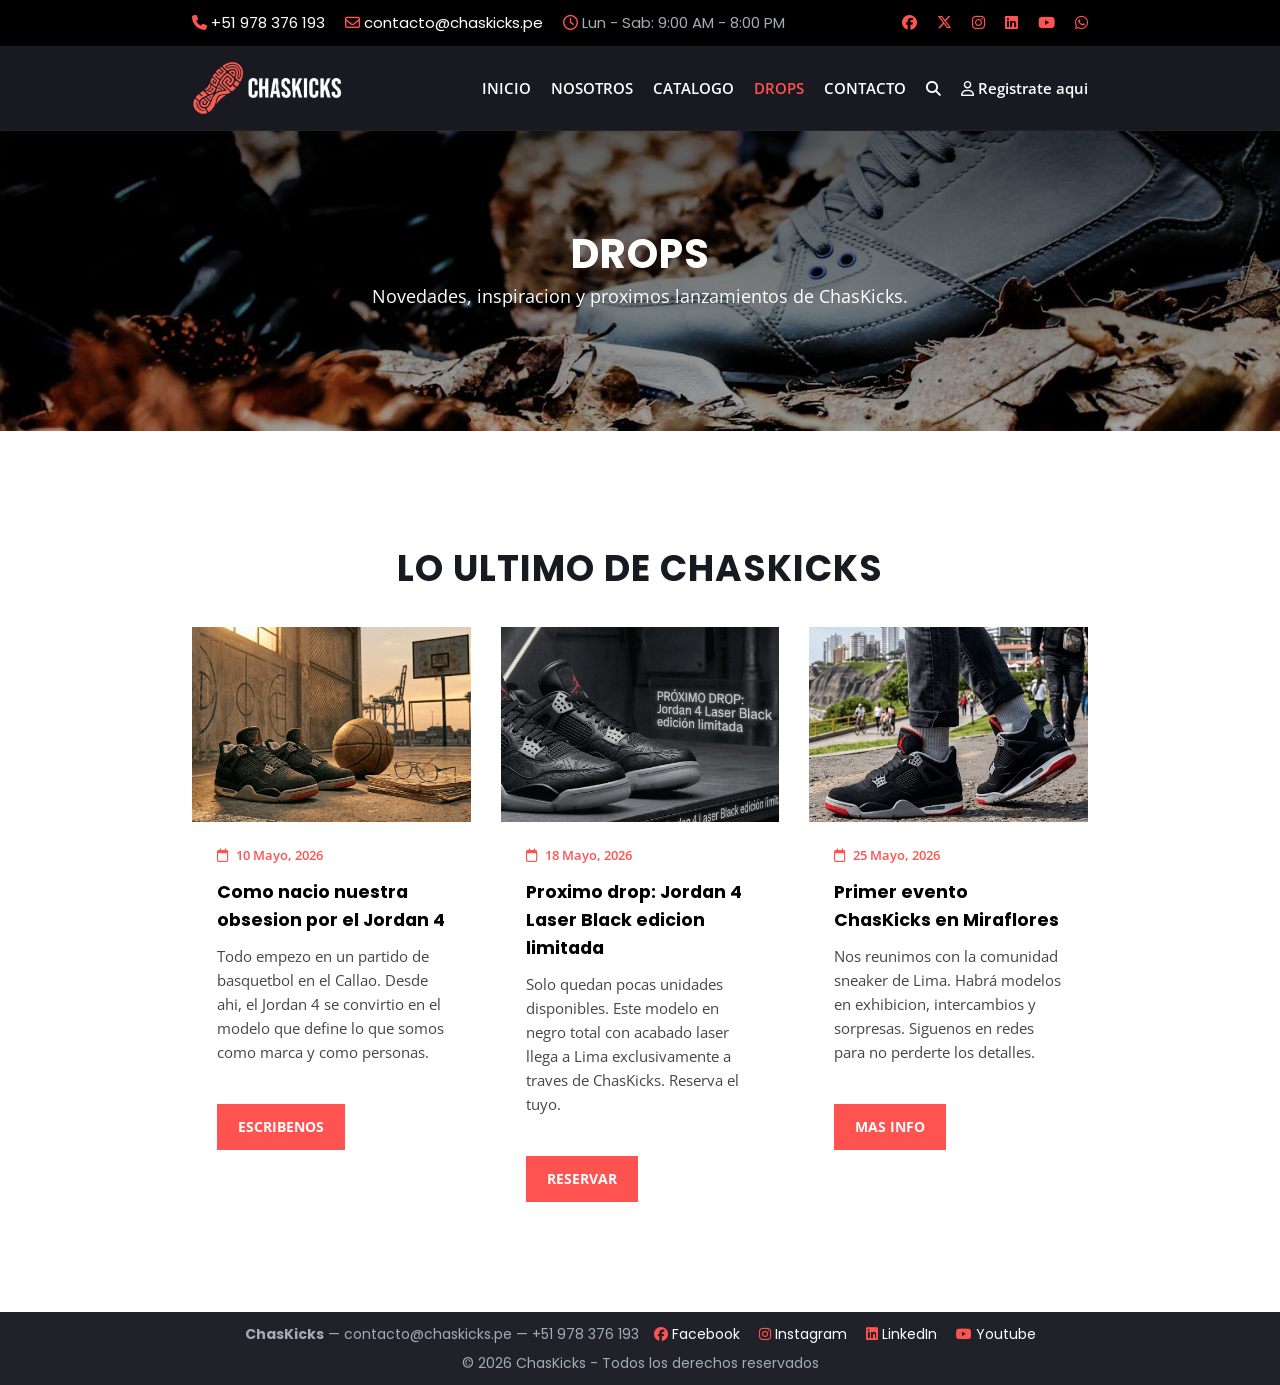
<file: assets/pages/drops.html>
<!DOCTYPE html>
<html lang="es">

<head>
    <meta charset="UTF-8">
    <meta name="viewport" content="width=device-width, initial-scale=1.0">
    <title>Drops - ChasKicks</title>
    <link rel="stylesheet" href="../css/styles.css">
    <link rel="shortcut icon" href="../../favicon.ico" type="image/x-icon">
    <link rel="preconnect" href="https://fonts.googleapis.com">
    <link rel="preconnect" href="https://fonts.gstatic.com" crossorigin>
    <link
        href="https://fonts.googleapis.com/css2?family=Open+Sans:wght@400;600&family=Poppins:wght@400;600;700;900&display=swap"
        rel="stylesheet">
    <link rel="stylesheet" href="https://cdnjs.cloudflare.com/ajax/libs/font-awesome/6.5.1/css/all.min.css">
</head>

<body>

    <!-- Barra superior con telefono, email, horario y redes sociales -->
    <header id="header1">
        <div class="header-flexbox container padding-xs">
            <div class="header-left">
                <a href="tel:+51978376193"><i class="fa-solid fa-phone"></i> +51 978 376 193</a>
                <a href="mailto:contacto@chaskicks.pe"><i class="fa-regular fa-envelope"></i> contacto@chaskicks.pe</a>
                <span class="date-text"><i class="fa-regular fa-clock"></i> Lun - Sab: 9:00 AM - 8:00 PM</span>
            </div>
            <div class="social-links">
                <a target="_blank" href="https://facebook.com"><i class="fa-brands fa-facebook"></i></a>
                <a target="_blank" href="https://twitter.com"><i class="fa-brands fa-x-twitter"></i></a>
                <a target="_blank" href="https://instagram.com"><i class="fa-brands fa-instagram"></i></a>
                <a target="_blank" href="https://linkedin.com"><i class="fa-brands fa-linkedin"></i></a>
                <a target="_blank" href="https://youtube.com"><i class="fa-brands fa-youtube"></i></a>
                <a target="_blank" href="https://whatsapp.com"><i class="fa-brands fa-whatsapp"></i></a>
            </div>
        </div>
    </header>

    <header id="header2">
        <div class="header-flexbox container">
            <div class="nav-logo">
                <a href="../../index.html">
                    <img class="img-fluid" src="../img/logo_ck.png" alt="ChasKicks Logo">
                </a>
            </div>

            <!-- Boton hamburguesa (visible solo en movil y tableta) -->
            <div class="nav-menu-toggle">
                <i class="fa-solid fa-bars"></i>
            </div>

            <nav class="menuop">
                <a href="../../index.html">INICIO</a>
                <a href="nosotros.html">NOSOTROS</a>
                <a href="catalogo.html">CATALOGO</a>
                <a href="drops.html" class="active">DROPS</a>
                <a href="contacto.html">CONTACTO</a>
                <a href="../../index.html#contact-form"><i class="fa-solid fa-magnifying-glass"></i></a>
                <a href="registro.html"><i class="fa-regular fa-user"></i>&nbsp;Registrate aqui</a>

                <!-- Datos de contacto en el panel lateral (visible en movil) -->
                <div class="menuop-contacto">
                    <a href="tel:+51978376193"><i class="fa-solid fa-phone"></i> +51 978 376 193</a>
                    <a href="mailto:contacto@chaskicks.pe"><i class="fa-regular fa-envelope"></i> contacto@chaskicks.pe</a>
                    <span><i class="fa-regular fa-clock"></i> Lun - Sab: 9:00 AM - 8:00 PM</span>
                </div>

                <!-- Redes sociales en el panel lateral (visible en movil) -->
                <div class="menuop-redes">
                    <a target="_blank" href="https://facebook.com"><i class="fa-brands fa-facebook"></i></a>
                    <a target="_blank" href="https://instagram.com"><i class="fa-brands fa-instagram"></i></a>
                    <a target="_blank" href="https://linkedin.com"><i class="fa-brands fa-linkedin"></i></a>
                    <a target="_blank" href="https://youtube.com"><i class="fa-brands fa-youtube"></i></a>
                </div>                
            </nav>
        </div>
    </header>

    <main>

        <section class="page-title">
            <div class="page-title-content">
                <h2>Drops</h2>
                <p>Novedades, inspiracion y proximos lanzamientos de ChasKicks.</p>
            </div>
        </section>

        <section id="drops-grid" class="padding-xl">
            <div class="container">
                <h2>Lo ultimo de ChasKicks</h2>
                <div class="drops-flex">

                    <!-- Entrada 1 -->
                    <div class="drop-card">
                        <div class="drop-img-wrapper">
                            <img class="img-fluid" src="../img/obsesion.png" alt="Jordan 4 Military Black Drop">
                        </div>
                        <div class="drop-body">
                            <span class="drop-fecha"><i class="fa-regular fa-calendar"></i> 10 Mayo, 2026</span>
                            <h3>Como nacio nuestra obsesion por el Jordan 4</h3>
                            <p>Todo empezo en un partido de basquetbol en el Callao. Desde ahi, el Jordan 4 se convirtio
                                en el modelo que define lo que somos como marca y como personas.</p>
                            <a class="services-button" href="../../index.html#contact-form">Escribenos</a>
                        </div>
                    </div>

                    <!-- Entrada 2 -->
                    <div class="drop-card">
                        <div class="drop-img-wrapper">
                            <img class="img-fluid" src="../img/proximodr.png" alt="Nuevo modelo">
                        </div>
                        <div class="drop-body">
                            <span class="drop-fecha"><i class="fa-regular fa-calendar"></i> 18 Mayo, 2026</span>
                            <h3>Proximo drop: Jordan 4 Laser Black edicion limitada</h3>
                            <p>Solo quedan pocas unidades disponibles. Este modelo en negro total con acabado laser
                                llega a Lima exclusivamente a traves de ChasKicks. Reserva el tuyo.</p>
                            <a class="services-button" href="../../index.html#contact-form">Reservar</a>
                        </div>
                    </div>

                    <!-- Entrada 3 -->
                    <div class="drop-card">
                        <div class="drop-img-wrapper">
                            <img class="img-fluid" src="../img/miraflores.png" alt="Evento ChasKicks">
                        </div>
                        <div class="drop-body">
                            <span class="drop-fecha"><i class="fa-regular fa-calendar"></i> 25 Mayo, 2026</span>
                            <h3>Primer evento ChasKicks en Miraflores</h3>
                            <p>Nos reunimos con la comunidad sneaker de Lima. Habrá modelos en exhibicion, intercambios
                                y sorpresas. Siguenos en redes para no perderte los detalles.</p>
                            <a class="services-button" href="../../index.html#contact-form">Mas info</a>
                        </div>
                    </div>

                </div>
            </div>
        </section>

    </main>

    <!-- Footer con nombre, contacto, redes y derechos reservados -->
    <footer id="footer" class="padding-xs">
        <div class="copy container">
            <div class="footer-flexbox">
                <div>
                    <strong>ChasKicks</strong> &mdash;
                    <a href="mailto:contacto@chaskicks.pe" style="color:var(--color5); text-decoration:none;">contacto@chaskicks.pe</a>
                    &mdash;
                    <a href="tel:+51978376193" style="color:var(--color5); text-decoration:none;">+51 978 376 193</a>
                </div>
                <div class="footer-social-text">
                    <a target="_blank" href="https://facebook.com"><i class="fa-brands fa-facebook"></i> Facebook</a>
                    <a target="_blank" href="https://instagram.com"><i class="fa-brands fa-instagram"></i> Instagram</a>
                    <a target="_blank" href="https://linkedin.com"><i class="fa-brands fa-linkedin"></i> LinkedIn</a>
                    <a target="_blank" href="https://youtube.com"><i class="fa-brands fa-youtube"></i> Youtube</a>
                </div>
            </div>
            <div style="text-align:center; margin-top:6px;">
                &copy; 2026 ChasKicks - Todos los derechos reservados
            </div>
        </div>
    </footer>

    <a class="scroll-up" href="#" id="scroll-up-btn">
        <i class="fa-solid fa-angle-up"></i>
    </a>

    <!-- Script para el menu hamburguesa -->
    <script src="../../assets/js/scripts.js"></script>

</body>

</html>
</file>
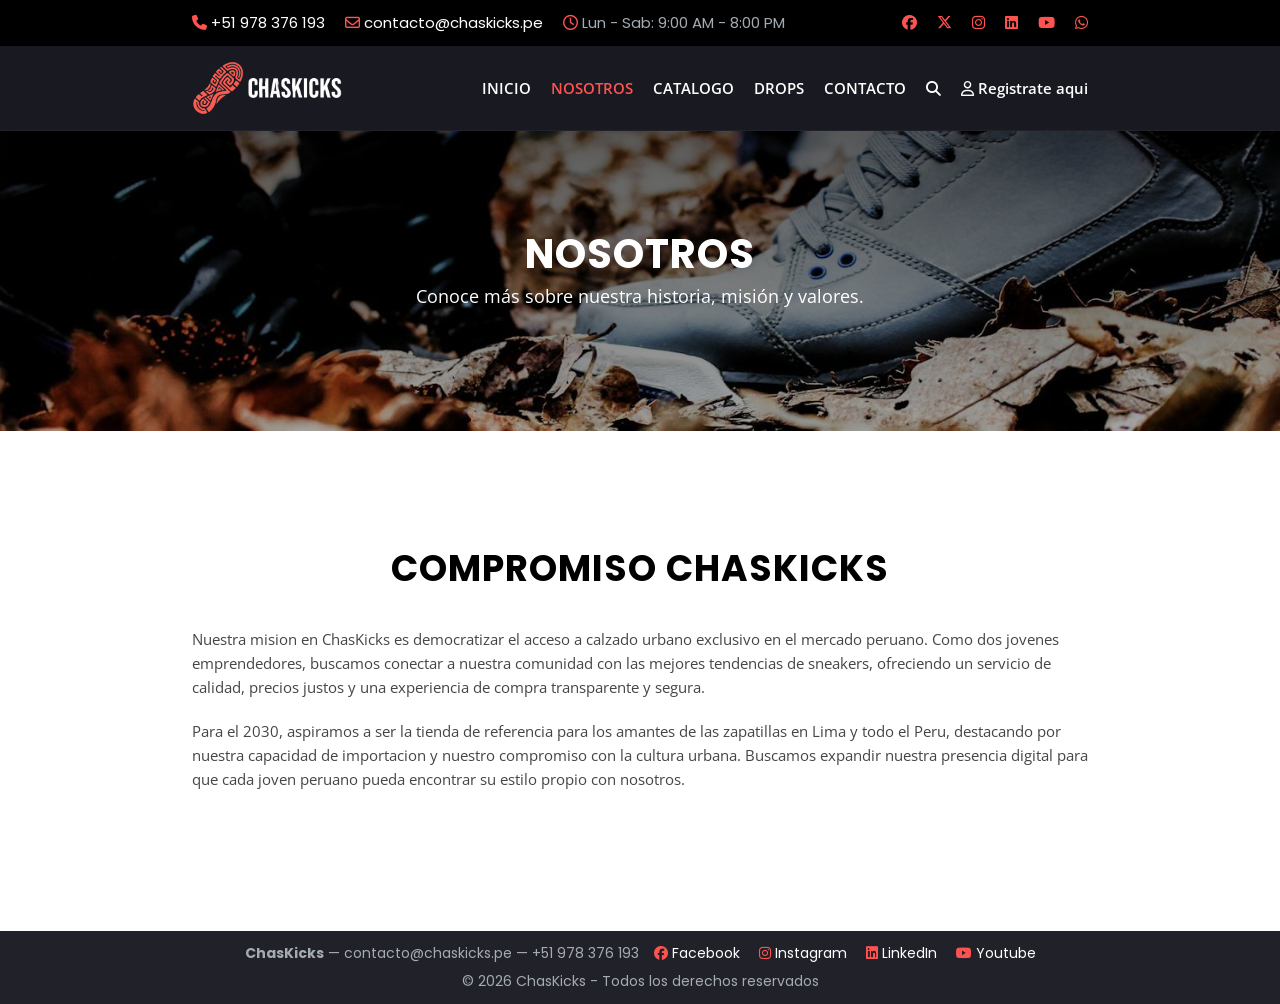
<file: assets/pages/nosotros.html>
<!DOCTYPE html>
<html lang="es">

<head>
    <meta charset="UTF-8">
    <meta name="viewport" content="width=device-width, initial-scale=1.0">
    <title>Nosotros - ChasKicks</title>
    <link rel="stylesheet" href="../css/styles.css">
    <link rel="shortcut icon" href="../../favicon.ico" type="image/x-icon">
    <link rel="preconnect" href="https://fonts.googleapis.com">
    <link rel="preconnect" href="https://fonts.gstatic.com" crossorigin>
    <link
        href="https://fonts.googleapis.com/css2?family=Open+Sans:wght@400;600&family=Poppins:wght@400;600;700;900&display=swap"
        rel="stylesheet">
    <link rel="stylesheet" href="https://cdnjs.cloudflare.com/ajax/libs/font-awesome/6.5.1/css/all.min.css">
</head>

<body>

    <!-- Barra superior con telefono, email, horario y redes sociales -->
    <header id="header1">
        <div class="header-flexbox container padding-xs">
            <div class="header-left">
                <a href="tel:+51978376193"><i class="fa-solid fa-phone"></i> +51 978 376 193</a>
                <a href="mailto:contacto@chaskicks.pe"><i class="fa-regular fa-envelope"></i> contacto@chaskicks.pe</a>
                <span class="date-text"><i class="fa-regular fa-clock"></i> Lun - Sab: 9:00 AM - 8:00 PM</span>
            </div>
            <div class="social-links">
                <a target="_blank" href="https://facebook.com"><i class="fa-brands fa-facebook"></i></a>
                <a target="_blank" href="https://twitter.com"><i class="fa-brands fa-x-twitter"></i></a>
                <a target="_blank" href="https://instagram.com"><i class="fa-brands fa-instagram"></i></a>
                <a target="_blank" href="https://linkedin.com"><i class="fa-brands fa-linkedin"></i></a>
                <a target="_blank" href="https://youtube.com"><i class="fa-brands fa-youtube"></i></a>
                <a target="_blank" href="https://whatsapp.com"><i class="fa-brands fa-whatsapp"></i></a>
            </div>
        </div>
    </header>

    <header id="header2">
        <div class="header-flexbox container">
            <div class="nav-logo">
                <a href="../../index.html">
                    <img class="img-fluid" src="../img/logo_ck.png" alt="ChasKicks Logo">
                </a>
            </div>

            <!-- Boton hamburguesa (visible solo en movil y tableta) -->
            <div class="nav-menu-toggle">
                <i class="fa-solid fa-bars"></i>
            </div>

            <nav class="menuop">
                <a href="../../index.html">INICIO</a>
                <a href="nosotros.html" class="active">NOSOTROS</a>
                <a href="catalogo.html">CATALOGO</a>
                <a href="drops.html">DROPS</a>
                <a href="contacto.html">CONTACTO</a>
                <a href="../../index.html#contact-form"><i class="fa-solid fa-magnifying-glass"></i></a>
                <a href="registro.html"><i class="fa-regular fa-user"></i>&nbsp;Registrate aqui</a>

                <!-- Datos de contacto en el panel lateral (visible en movil) -->
                <div class="menuop-contacto">
                    <a href="tel:+51978376193"><i class="fa-solid fa-phone"></i> +51 978 376 193</a>
                    <a href="mailto:contacto@chaskicks.pe"><i class="fa-regular fa-envelope"></i> contacto@chaskicks.pe</a>
                    <span><i class="fa-regular fa-clock"></i> Lun - Sab: 9:00 AM - 8:00 PM</span>
                </div>

                <!-- Redes sociales en el panel lateral (visible en movil) -->
                <div class="menuop-redes">
                    <a target="_blank" href="https://facebook.com"><i class="fa-brands fa-facebook"></i></a>
                    <a target="_blank" href="https://instagram.com"><i class="fa-brands fa-instagram"></i></a>
                    <a target="_blank" href="https://linkedin.com"><i class="fa-brands fa-linkedin"></i></a>
                    <a target="_blank" href="https://youtube.com"><i class="fa-brands fa-youtube"></i></a>
                </div>                
            </nav>
        </div>
    </header>

    <main>
        <section class="page-title">
            <div class="page-title-content">
                <h2>Nosotros</h2>
                <p>Conoce más sobre nuestra historia, misión y valores.</p>
            </div>
        </section>

        <section id="vision" class="padding-xl-negrozul">
            <div class="container">
                <h2>Compromiso ChasKicks</h2>
                <p>Nuestra mision en ChasKicks es democratizar el acceso a calzado urbano exclusivo en el mercado
                    peruano. Como dos jovenes emprendedores, buscamos conectar a nuestra comunidad con las mejores
                    tendencias de sneakers, ofreciendo un servicio de calidad, precios justos y una experiencia de
                    compra transparente y segura.</p>
                <p>Para el 2030, aspiramos a ser la tienda de referencia para los amantes de las zapatillas en Lima y
                    todo el Peru, destacando por nuestra capacidad de importacion y nuestro compromiso con la cultura
                    urbana. Buscamos expandir nuestra presencia digital para que cada joven peruano pueda encontrar su
                    estilo propio con nosotros.</p>
            </div>
        </section>
    </main>

    <!-- Footer con nombre, contacto, redes y derechos reservados -->
    <footer id="footer" class="padding-xs">
        <div class="copy container">
            <div class="footer-flexbox">
                <div>
                    <strong>ChasKicks</strong> &mdash;
                    <a href="mailto:contacto@chaskicks.pe" style="color:var(--color5); text-decoration:none;">contacto@chaskicks.pe</a>
                    &mdash;
                    <a href="tel:+51978376193" style="color:var(--color5); text-decoration:none;">+51 978 376 193</a>
                </div>
                <div class="footer-social-text">
                    <a target="_blank" href="https://facebook.com"><i class="fa-brands fa-facebook"></i> Facebook</a>
                    <a target="_blank" href="https://instagram.com"><i class="fa-brands fa-instagram"></i> Instagram</a>
                    <a target="_blank" href="https://linkedin.com"><i class="fa-brands fa-linkedin"></i> LinkedIn</a>
                    <a target="_blank" href="https://youtube.com"><i class="fa-brands fa-youtube"></i> Youtube</a>
                </div>
            </div>
            <div style="text-align:center; margin-top:6px;">
                &copy; 2026 ChasKicks - Todos los derechos reservados
            </div>
        </div>
    </footer>

    <a class="scroll-up" href="#" id="scroll-up-btn">
        <i class="fa-solid fa-angle-up"></i>
    </a>

    <!-- Script para el menu hamburguesa -->
    <script src="../../assets/js/scripts.js"></script>

</body>

</html>
</file>
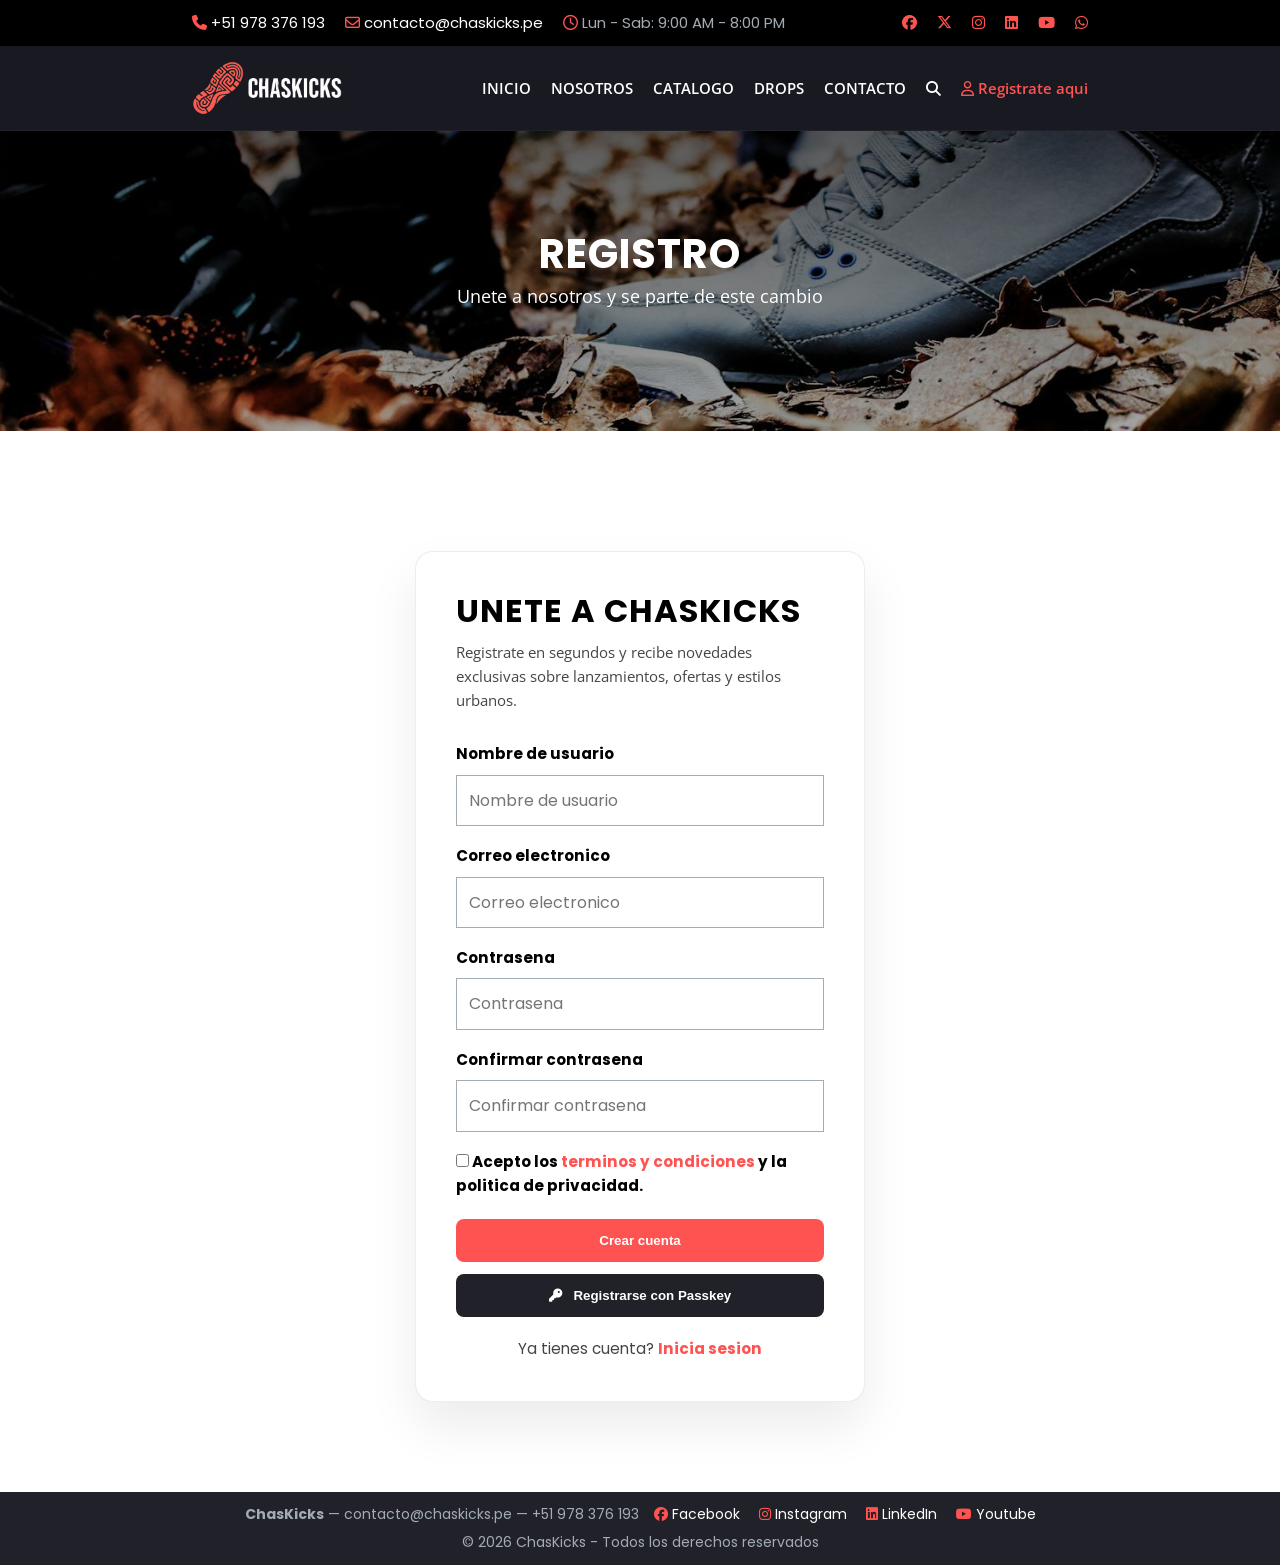
<file: assets/pages/registro.html>
<!DOCTYPE html>
<html lang="es">
<head>
    <meta charset="UTF-8">
    <meta name="viewport" content="width=device-width, initial-scale=1.0">
    <title>Registro - ChasKicks</title>
    <link rel="stylesheet" href="../css/styles.css">
    <link rel="shortcut icon" href="../../favicon.ico" type="image/x-icon">
    <link rel="preconnect" href="https://fonts.googleapis.com">
    <link rel="preconnect" href="https://fonts.gstatic.com" crossorigin>
    <link href="https://fonts.googleapis.com/css2?family=Open+Sans:wght@400;600&family=Poppins:wght@400;600;700;900&display=swap" rel="stylesheet">
    <link rel="stylesheet" href="https://cdnjs.cloudflare.com/ajax/libs/font-awesome/6.5.1/css/all.min.css">
</head>
<body>

    <!-- Barra superior con telefono, email, horario y redes sociales -->
    <header id="header1">
        <div class="header-flexbox container padding-xs">
            <div class="header-left">
                <a href="tel:+51978376193"><i class="fa-solid fa-phone"></i> +51 978 376 193</a>
                <a href="mailto:contacto@chaskicks.pe"><i class="fa-regular fa-envelope"></i> contacto@chaskicks.pe</a>
                <span class="date-text"><i class="fa-regular fa-clock"></i> Lun - Sab: 9:00 AM - 8:00 PM</span>
            </div>
            <div class="social-links">
                <a target="_blank" href="https://facebook.com"><i class="fa-brands fa-facebook"></i></a>
                <a target="_blank" href="https://twitter.com"><i class="fa-brands fa-x-twitter"></i></a>
                <a target="_blank" href="https://instagram.com"><i class="fa-brands fa-instagram"></i></a>
                <a target="_blank" href="https://linkedin.com"><i class="fa-brands fa-linkedin"></i></a>
                <a target="_blank" href="https://youtube.com"><i class="fa-brands fa-youtube"></i></a>
                <a target="_blank" href="https://whatsapp.com"><i class="fa-brands fa-whatsapp"></i></a>
            </div>
        </div>
    </header>

    <!-- Navegacion principal con logo, hamburguesa y menu de paginas -->
    <header id="header2">
        <div class="header-flexbox container">

            <div class="nav-logo">
                <a href="../../index.html">
                    <img class="img-fluid" src="../img/logo_ck.png" alt="ChasKicks Logo">
                </a>
            </div>

            <!-- Boton hamburguesa -->
            <div class="nav-menu-toggle">
                <i class="fa-solid fa-bars"></i>
            </div>

            <nav class="menuop">
                <a href="../../index.html">INICIO</a>
                <a href="nosotros.html">NOSOTROS</a>
                <a href="catalogo.html">CATALOGO</a>
                <a href="drops.html">DROPS</a>
                <a href="contacto.html">CONTACTO</a>
                <a href="../../index.html#contact-form"><i class="fa-solid fa-magnifying-glass"></i></a>
                <a href="registro.html" class="active"><i class="fa-regular fa-user"></i>&nbsp;Registrate aqui</a>

                <!-- Datos de contacto en el panel lateral (visible en movil) -->
                <div class="menuop-contacto">
                    <a href="tel:+51978376193"><i class="fa-solid fa-phone"></i> +51 978 376 193</a>
                    <a href="mailto:contacto@chaskicks.pe"><i class="fa-regular fa-envelope"></i> contacto@chaskicks.pe</a>
                    <span><i class="fa-regular fa-clock"></i> Lun - Sab: 9:00 AM - 8:00 PM</span>
                </div>

                <!-- Redes sociales en el panel lateral (visible en movil) -->
                <div class="menuop-redes">
                    <a target="_blank" href="https://facebook.com"><i class="fa-brands fa-facebook"></i></a>
                    <a target="_blank" href="https://instagram.com"><i class="fa-brands fa-instagram"></i></a>
                    <a target="_blank" href="https://linkedin.com"><i class="fa-brands fa-linkedin"></i></a>
                    <a target="_blank" href="https://youtube.com"><i class="fa-brands fa-youtube"></i></a>
                </div>
            </nav>
        </div>
    </header>

    <main>

        <!-- Banner de pagina interna -->
        <section class="page-title">
            <div class="page-title-content">
                <h2>Registro</h2>
                <p>Unete a nosotros y se parte de este cambio</p>
            </div>
        </section>

        <!-- Formulario de registro -->
        <section class="padding-xl auth-page">
            <div class="container">
                <div class="auth-card">
                    <div class="auth-header">
                        <h2>Unete a ChasKicks</h2>
                        <p>Registrate en segundos y recibe novedades exclusivas sobre lanzamientos, ofertas y estilos urbanos.</p>
                    </div>
                    <form action="#" method="POST">
                        <div class="input-group">
                            <label for="username">Nombre de usuario</label>
                            <input id="username" class="form-control" type="text" placeholder="Nombre de usuario" required minlength="3" maxlength="50">
                        </div>
                        <div class="input-group">
                            <label for="email">Correo electronico</label>
                            <input id="email" class="form-control" type="email" placeholder="Correo electronico" required maxlength="100">
                        </div>
                        <div class="input-group input-with-icon">
                            <label for="password">Contrasena</label>
                            <input id="password" class="form-control" type="password" placeholder="Contrasena" required minlength="6">
                            <button type="button" class="show-password-toggle" aria-label="Mostrar contrasena"></button>
                        </div>
                        <div class="input-group input-with-icon">
                            <label for="password-confirm">Confirmar contrasena</label>
                            <input id="password-confirm" class="form-control" type="password" placeholder="Confirmar contrasena" required minlength="6">
                        </div>
                        <div class="input-group">
                            <label for="acepto"><input id="acepto" type="checkbox" required> Acepto los <a class="form-link" href="#">terminos y condiciones</a> y la politica de privacidad.</label>
                        </div>
                        <div class="auth-actions">
                            <button class="auth-button auth-primary" type="submit">Crear cuenta</button>
                            <button class="auth-button auth-secondary" type="button"><i class="fa-solid fa-key"></i> Registrarse con Passkey</button>
                        </div>
                        <div class="auth-footer">
                            <span>Ya tienes cuenta? <a href="../../index.html#contact-form">Inicia sesion</a></span>
                        </div>
                    </form>
                </div>
            </div>
        </section>

    </main>

    <!-- Footer con nombre, contacto, redes y derechos reservados -->
    <footer id="footer" class="padding-xs">
        <div class="copy container">
            <div class="footer-flexbox">
                <div>
                    <strong>ChasKicks</strong> &mdash;
                    <a href="mailto:contacto@chaskicks.pe" style="color:var(--color5); text-decoration:none;">contacto@chaskicks.pe</a>
                    &mdash;
                    <a href="tel:+51978376193" style="color:var(--color5); text-decoration:none;">+51 978 376 193</a>
                </div>
                <div class="footer-social-text">
                    <a target="_blank" href="https://facebook.com"><i class="fa-brands fa-facebook"></i> Facebook</a>
                    <a target="_blank" href="https://instagram.com"><i class="fa-brands fa-instagram"></i> Instagram</a>
                    <a target="_blank" href="https://linkedin.com"><i class="fa-brands fa-linkedin"></i> LinkedIn</a>
                    <a target="_blank" href="https://youtube.com"><i class="fa-brands fa-youtube"></i> Youtube</a>
                </div>
            </div>
            <div style="text-align:center; margin-top:6px;">
                &copy; 2026 ChasKicks - Todos los derechos reservados
            </div>
        </div>
    </footer>

    <!-- Boton flotante para volver al inicio de la pagina -->
    <a class="scroll-up" href="#" id="scroll-up-btn">
        <i class="fa-solid fa-angle-up"></i>
    </a>

    <!-- Script para el menu hamburguesa y scroll-up -->
    <script src="../../assets/js/scripts.js"></script>

</body>
</html>
</file>
<file: assets/css/styles.css>
/* ==========================================================================
   VARIABLES CSS - :root define tokens globales reutilizables en todo el CSS.
   Cambiar un valor aqui lo actualiza en todo el sitio automaticamente.
   ========================================================================== */
:root {
    --color1: #000000;                  /* Negro puro - textos principales */
    --color2: #454545;                  /* Gris oscuro - textos secundarios */
    --color3: #FF5351;                  /* Rojo coral - color primario de la marca */
    --color4: #FFFFFF;                  /* Blanco - fondos claros y textos sobre oscuro */
    --color5: #A4ACB3;                  /* Gris claro - textos sutiles, bordes */
    --color6: #212129;                  /* Gris azulado oscuro - footer */
    --color7: #181921;                  /* Negro azulado - header y secciones oscuras */

    /* Tipografias: fuente1 para titulos, fuente2 para cuerpo y UI */
    --fuente1: 'Poppins', sans-serif;
    --fuente2: 'Open Sans', sans-serif;

    /* Espaciado de linea global del sitio */
    --spacing: 1.6;
}

/* ==========================================================================
   RESET UNIVERSAL - Elimina margenes y paddings que los navegadores aplican
   por defecto. box-sizing: border-box hace que padding y border NO aumenten
   el tamaño declarado de un elemento, evitando desbordes inesperados.
   ========================================================================== */
*, *::before, *::after {
    margin: 0;
    padding: 0;
    box-sizing: border-box;
}

/* ==========================================================================
   HTML - scroll-behavior: smooth hace que los enlaces ancla (#seccion)
   desplacen la pagina con animacion suave en lugar de saltar directamente.
   ========================================================================== */
html {
    scroll-behavior: smooth;
}

/* ==========================================================================
   BODY - Estilos base heredados por todos los elementos de la pagina.
   font-family, line-height, background-color y color se heredan en cascada.
   ========================================================================== */
body {
    font-family: var(--fuente1);
    line-height: var(--spacing);
    background-color: var(--color4);
    color: var(--color7);
}

/* ==========================================================================
   H2 GLOBALES - Todos los h2 dentro de section comparten este estilo base.
   font-size fijo en px, text-transform uppercase y letter-spacing dan el
   estilo de titular de marca. Se puede sobreescribir por seccion especifica.
   ========================================================================== */
section h2 {
    font-size: 36px;
    font-weight: 700;
    text-align: center;
    text-transform: uppercase;
    letter-spacing: 1px;
    margin-bottom: 40px;
    line-height: 1;
}

/* ==========================================================================
   IMAGENES Y VIDEOS - display: block elimina el espacio inferior que los
   navegadores agregan a elementos inline. max-width: 100% los hace fluidos
   para que nunca desborden su contenedor padre.
   ========================================================================== */
img, video {
    display: block;
    max-width: 100%;
    height: auto;
}

/* ==========================================================================
   PARRAFOS - Usan Open Sans para diferenciar visualmente el cuerpo de texto
   de los titulos Poppins. font-size y line-height en px dan control exacto
   del ritmo tipografico. margin-bottom separa parrafos consecutivos.
   ========================================================================== */
p {
    font-family: var(--fuente2);
    font-size: 15px;
    line-height: 24px;
    color: var(--color2);
    margin-bottom: 20px;
}

/* ==========================================================================
   CONTAINER - Clase utilitaria de layout. max-width: 70% con margin: 0 auto
   centra el contenido horizontalmente y limita su ancho para mejorar la
   legibilidad en pantallas anchas. Se usa dentro de cada seccion.
   ========================================================================== */
.container {
    max-width: 70%;
    margin: 0 auto;
}

/* ==========================================================================
   CABECERAS (HEADERS)
   ========================================================================== */

/* Header 1 - Barra superior informativa con contacto y redes sociales */
#header1 {
    background-color: var(--color1);
    color: var(--color5);
    font-size: 15px;
}

/* Los enlaces heredan color del padre; se sobreescribe aqui a blanco */
#header1 a {
    color: var(--color4);
    text-decoration: none;
    transition: color 0.5s;   /* Transicion suave al pasar el cursor */
}

#header1 a:hover {
    color: var(--color3);
}

/* Los iconos de Font Awesome usan el color primario de la marca */
#header1 i {
    color: var(--color3);
}

/* Header 2 - Navegacion principal fijada al tope con position: sticky.
   z-index: 1000 asegura que quede por encima de cualquier otro elemento
   al hacer scroll. border-bottom separa visualmente el nav del contenido. */
#header2 {
    background-color: var(--color7);
    position: sticky;
    top: 0;
    z-index: 1000;
    border-bottom: 1px solid var(--color6);
    font-size: 15px;
}

#header2 a {
    color: var(--color4);
    text-decoration: none;
    transition: color 0.5s;
    font-family: var(--fuente2);
    font-weight: 600;
}

#header2 a:hover {
    color: var(--color3);
}

/* Clase .active marca el enlace de la pagina actual con el color de marca */
#header2 a.active {
    color: var(--color3);
}

/* Flexbox para distribuir elementos del header: logo a la izquierda,
   nav a la derecha. justify-content: space-between los separa al maximo. */
.header-flexbox {
    display: flex;
    justify-content: space-between;
    align-items: center;
    padding: 15px 0;
}

/* Estos tres selectores comparten las mismas propiedades flex:
   display flex + align-items center + gap para espaciar items internos */
.header-left, .social-links, .menuop {
    display: flex;
    align-items: center;
    gap: 20px;
}

/* Ancho fijo del logo para que no se deforme ni crezca con el flex */
.nav-logo {
    width: 150px;
    height: auto;
}

/* Boton hamburguesa - oculto en desktop, visible solo en movil y tableta */
.nav-menu-toggle {
    font-size: 2rem;
    cursor: pointer;
    color: var(--color4);
    display: none;
}

/* Bloque de contacto dentro del panel lateral del menu */
.menuop-contacto {
    display: none;
    flex-direction: column;
    gap: 8px;
    padding-top: 20px;
    border-top: 1px solid var(--color6);
    margin-top: 10px;
    width: 100%;
}

.menuop-contacto a,
.menuop-contacto span {
    font-size: 13px;
    color: var(--color5);
    font-family: var(--fuente2);
    border-bottom: none;
    padding: 0;
    width: auto;
}

.menuop-contacto a:hover {
    color: var(--color3);
}

.menuop-contacto i {
    color: var(--color3);
    margin-right: 6px;
}

/* Iconos de redes sociales dentro del panel lateral del menu */
.menuop-redes {
    display: none;
    flex-direction: row;
    gap: 16px;
    padding-top: 12px;
    width: 100%;
}

.menuop-redes a {
    font-size: 1.2rem;
    color: var(--color5);
    border-bottom: none;
    padding: 0;
    width: auto;
    transition: color 0.3s;
}

.menuop-redes a:hover {
    color: var(--color3);
}

/* ==========================================================================
   CLASES UTILITARIAS - MULTIMEDIA Y PADDINGS
   ========================================================================== */

/* Hace que la imagen ocupe siempre el 100% de su contenedor */
.img-fluid {
    width: 100%;
    height: auto;
    display: block;
}

/* aspect-ratio 16/9 mantiene proporcion de video sin importar el ancho.
   object-fit: cover recorta el video para que llene el area sin distorsion. */
.video-fluid {
    width: 100%;
    height: auto;
    aspect-ratio: 16 / 9;
    object-fit: cover;
}

/* Padding minimo para barras delgadas como el header superior */
.padding-xs {
    padding-top: 11px;
    padding-bottom: 11px;
}

/* Padding generoso para secciones con fondo blanco */
.padding-xl {
    padding-top: 120px;
    padding-bottom: 90px;
}

/* Padding para secciones oscuras (negro azulado) con texto gris claro */
.padding-xl-negrozul {
    padding-top: 120px;
    padding-bottom: 120px;
    background-color: var(--color7);
    color: var(--color5);
}

/* Padding para secciones blancas secundarias con menos espacio inferior */
.padding-xl-secundario-blanco {
    padding-top: 120px;
    padding-bottom: 40px;
    background-color: var(--color4);
}

/* ==========================================================================
   SISTEMA DE FILAS Y COLUMNAS CON FLEXBOX
   .row crea el contenedor horizontal. Los margenes negativos compensan el
   padding interno de cada .col, alineando el contenido con el container.
   .col crece igual (flex-grow: 1) para distribuir el espacio de forma
   equitativa entre todas las columnas hijas.
   ========================================================================== */
.row {
    display: flex;
    flex-direction: row;
    margin-left: -15px;
    margin-right: -15px;
}

/* flex-basis: 0 + flex-grow: 1 = columnas de igual ancho automaticamente */
.col {
    flex-basis: 0;
    flex-grow: 1;
    padding-left: 15px;
    padding-right: 15px;
}

/* ==========================================================================
   INDEX - SECCIONES PRINCIPALES
   ========================================================================== */

/* Banner ocupa el 100% del viewport sin scroll horizontal */
#banner {
    width: 100%;
    overflow: hidden;
}

/* Hero section con titulo y texto descriptivo sobre imagen de fondo */
#hero {
    width: 100%;
    position: relative;
    overflow: hidden;
    min-height: 500px;
    display: flex;
    align-items: center;
}

#hero img.hero-bg {
    position: absolute;
    inset: 0;
    width: 100%;
    height: 100%;
    object-fit: cover;
    display: block;
}

#hero::before {
    content: "";
    position: absolute;
    inset: 0;
    background: linear-gradient(rgba(0, 0, 0, 0.6), rgba(0, 0, 0, 0.4));
    z-index: 1;
}

.hero-content {
    position: relative;
    z-index: 2;
    padding: 60px 0;
}

.hero-content h2 {
    font-size: 48px;
    font-weight: 700;
    color: var(--color4);
    text-transform: uppercase;
    letter-spacing: 2px;
    margin-bottom: 20px;
    line-height: 1.1;
    text-align: left;
}

.hero-content p {
    font-size: 16px;
    color: var(--color5);
    font-family: var(--fuente2);
    line-height: 1.7;
    margin-bottom: 30px;
    max-width: 500px;
    text-align: left;
}

/* Seccion Quienes Somos - fondo blanco con texto oscuro */
#about {
    background-color: var(--color4);
    color: var(--color7);
}

#about p {
    color: var(--color2);
}

/* Seccion Lo mas vendido - fondo oscuro, h2 en blanco */
#services {
    background-color: var(--color7);
}

#services h2 {
    color: var(--color4);
}

/* Seccion Vision (pagina nosotros) */
#vision {
    background-color: var(--color4);
    color: var(--color5);
}

#vision h2 {
    color: var(--color1);
}

/* Seccion Calidad - fondo oscuro, texto centrado y gris claro en parrafos */
#calidad {
    background-color: var(--color7);
    color: var(--color4);
    text-align: center;
}

#calidad p {
    color: var(--color5);
}

/* Seccion Multimedia - fondo oscuro, titulo en blanco */
#multimedia {
    background-color: var(--color7);
}

#multimedia h2 {
    color: var(--color4);
}

/* ==========================================================================
   COMPONENTE: TARJETAS DE PRODUCTOS
   transition en transform y box-shadow permite el efecto hover suave.
   El valor translateY(-4px) levanta la tarjeta visualmente al pasar el cursor.
   ========================================================================== */
.card-producto {
    background-color: var(--color4);
    padding: 25px;
    border-radius: 4px;
    text-align: center;
    transition: transform 0.25s ease, box-shadow 0.25s ease;
}

.card-producto:hover {
    transform: translateY(-4px);
    box-shadow: 0 20px 40px rgba(0, 0, 0, 0.12);
}

/* La imagen se reduce al 97% al pasar el cursor, efecto de "presion" */
.card-producto img {
    width: 100%;
    border-radius: 12px;
    transition: transform 0.35s ease, box-shadow 0.35s ease;
}

.card-producto img:hover {
    transform: scale(0.97);
    box-shadow: 0 18px 32px rgba(0, 0, 0, 0.18);
}

.card-producto h3 {
    color: var(--color1);
    margin: 15px 0;
    font-size: 1.2rem;
}

.card-producto p {
    color: var(--color2);
}

/* ==========================================================================
   COMPONENTE: BOTON CTA (llamado a la accion)
   display: inline-block permite aplicar padding y margin a un enlace <a>.
   text-transform: uppercase da consistencia visual con los titulos.
   border del mismo color que el fondo da un borde invisible que evita saltos
   de layout al cambiar el fondo en hover.
   ========================================================================== */
.services-button {
    display: inline-block;
    background-color: var(--color3);
    color: var(--color4);
    padding: 8px 20px;
    text-decoration: none;
    text-transform: uppercase;
    font-family: var(--fuente2);
    font-weight: bold;
    font-size: 14px;
    line-height: 28px;
    border: 1px solid var(--color3);
    transition: background-color 0.5s;
    margin-top: 20px;
}

.services-button:hover {
    background-color: var(--color1);
}

/* ==========================================================================
   COMPONENTE: GALERIA
   flex-wrap: wrap permite que los items bajen de linea si no caben.
   calc(25% - 15px) en flex-basis mantiene 4 columnas descontando el gap.
   overflow: hidden en el item recorta la imagen al hacer zoom con scale.
   ========================================================================== */
.galeria-flex {
    display: flex;
    flex-wrap: wrap;
    gap: 15px;
    justify-content: space-between;
}

.galeria-item {
    flex: 1 1 calc(25% - 15px);
    min-width: 200px;
    overflow: hidden;
    background-color: var(--color6);
}

/* scale(1.15) agranda la imagen al pasar el cursor, overflow:hidden la recorta */
.galeria-item img {
    width: 100%;
    transition: transform 1s;
}

.galeria-item img:hover {
    transform: scale(1.15);
}

/* ==========================================================================
   COMPONENTE: TABLA DE TALLAS
   border-collapse: collapse une los bordes de celdas adyacentes en uno solo.
   overflow-x: auto en el contenedor permite scroll horizontal en pantallas
   pequenas sin romper el layout general de la pagina.
   ========================================================================== */
.tabla-responsiva-contenedor {
    width: 100%;
    overflow-x: auto;
}

.tbl-tallas {
    width: 100%;
    border-collapse: collapse;
    margin: 0 auto;
    text-align: center;
}

/* caption es el titulo accesible de la tabla, posicionado arriba */
.tbl-tallas caption {
    font-weight: bold;
    text-align: left;
    font-size: 1.1rem;
    color: var(--color3);
    margin-bottom: 15px;
}

/* Encabezados de columna con fondo del color primario de la marca */
.tbl-tallas th {
    background-color: var(--color3);
    color: var(--color4);
    border: 1px solid var(--color6);
    padding: 15px;
}

.tbl-tallas td {
    border: 1px solid var(--color5);
    padding: 12px;
}

/* tfoot con nota aclaratoria en italica, alineada a la derecha */
.tbl-tallas tfoot td {
    font-size: 0.85rem;
    text-align: right;
    font-style: italic;
    font-weight: bold;
    color: var(--color2);
}

/* ==========================================================================
   COMPONENTE: VIDEOS
   position: relative en el wrapper permite posicionar elementos encima si
   fuera necesario. aspect-ratio 16/9 en video-fluid garantiza que el video
   mantenga sus proporciones correctas en cualquier ancho de pantalla.
   ========================================================================== */
.video-wrapper {
    width: 100%;
    position: relative;
    background-color: #000;
}

.video-fluid {
    width: 100%;
    aspect-ratio: 16 / 9;
    object-fit: cover;
    display: block;
}

/* ==========================================================================
   COMPONENTE: FORMULARIO DE CONTACTO
   font: inherit hace que los inputs hereden la tipografia del body en lugar
   de usar la fuente del sistema que aplican los navegadores por defecto.
   outline en :focus reemplaza el contorno del navegador por el color de marca.
   ========================================================================== */
.form-control {
    display: block;
    width: 100%;
    padding: 12px;
    margin-bottom: 15px;
    font: inherit;
    border: 1px solid var(--color5);
    background-color: var(--color4);
}

/* Resalta el campo activo con el color primario al hacer clic */
.form-control:focus {
    outline: 2px solid var(--color3);
}

.form-link {
    color: var(--color3);
    text-decoration: none;
}

/* Boton de envio del formulario - mismos valores que .services-button
   para mantener consistencia visual entre botones del sitio */
.form-submit {
    background-color: var(--color3);
    color: var(--color4);
    padding: 8px 20px;
    border: 1px solid var(--color3);
    font: inherit;
    font-family: var(--fuente2);
    font-size: 14px;
    font-weight: bold;
    line-height: 28px;
    cursor: pointer;
    text-transform: uppercase;
    transition: background-color 0.5s;
}

.form-submit:hover {
    background-color: var(--color7);
}

/* ==========================================================================
   FOOTER
   background-color y color sobreescriben los estilos del body para crear
   contraste. font-size reducido en .copy da jerarquia visual al pie de pagina.
   ========================================================================== */
#footer {
    background-color: var(--color6);
    color: var(--color5);
}

/* Texto de copyright centrado con fuente reducida */
.copy {
    text-align: center;
    font-size: 14px;
}

/* Flexbox para alinear copyright y redes sociales en una sola fila */
.footer-flexbox {
    display: flex;
    flex-direction: row;
    justify-content: center;
}

.footer-social-text a {
    color: var(--color4);
    text-decoration: none;
    margin-left: 15px;
}

.footer-social-text i {
    color: var(--color3);
}

/* ==========================================================================
   BOTON SCROLL UP
   position: fixed lo fija en pantalla sin importar el scroll.
   bottom y right ubican el boton en la esquina inferior derecha.
   line-height igual al height centra el icono verticalmente dentro del boton.
   ========================================================================== */
.scroll-up {
    position: fixed;
    bottom: 30px;
    right: 30px;
    width: 45px;
    height: 45px;
    text-align: center;
    line-height: 45px;
    background-color: var(--color3);
    color: var(--color4);
    border: 1px solid var(--color4);
    /* Oculto por defecto, el JS lo muestra al hacer scroll */
    opacity: 0;
    visibility: hidden;
    transition: opacity 0.3s ease, visibility 0.3s ease;
}

/* ==========================================================================
   PAGINAS INTERNAS - BANNER DE TITULO (page-title)
   El pseudoelemento ::before crea una capa oscura semitransparente encima
   de la imagen de fondo para mejorar la legibilidad del texto blanco.
   position: absolute + inset: 0 estira esa capa sobre todo el banner.
   El contenido usa position: relative + z-index: 1 para quedar por encima.
   ========================================================================== */
.page-title {
    height: 300px;
    display: flex;
    justify-content: center;
    align-items: center;
    text-align: center;
    color: var(--color4);
    background-size: cover;
    background-position: center;
    position: relative;
    background-image: url("../img/page_title.jpg");
}

/* Capa de gradiente oscuro sobre la imagen para contraste del texto */
.page-title::before {
    content: "";
    position: absolute;
    inset: 0;
    background: linear-gradient(rgba(0, 0, 0, 0.65), rgba(0, 0, 0, 0.35));
}

/* z-index: 1 eleva el contenido por encima del ::before */
.page-title-content {
    position: relative;
    z-index: 1;
}

.page-title-content h2 {
    font-size: 2.5rem;
    margin-bottom: 10px;
}

.page-title-content p {
    font-size: 1.1rem;
    color: var(--color4);
}

/* ==========================================================================
   REGISTRO - FORMULARIO DE AUTENTICACION (registro.html)
   .auth-card es un contenedor centrado con sombra y bordes redondeados.
   max-width fijo en px en lugar de porcentaje mantiene el formulario legible
   independientemente del ancho de pantalla.
   ========================================================================== */
.auth-page {
    background-color: var(--color4);
}

/* Tarjeta del formulario: centrada con margin auto, sombra suave y borde */
.auth-card {
    max-width: 450px;
    margin: 0 auto;
    padding: 40px;
    border-radius: 18px;
    background-color: var(--color4);
    box-shadow: 0 24px 50px rgba(0, 0, 0, 0.08);
    border: 1px solid rgba(33, 33, 41, 0.08);
}

/* Mayor especificidad para sobreescribir el section h2 global de 36px */
.auth-card .auth-header h2 {
    margin-bottom: 10px;
    color: var(--color1);
    font-size: 2rem;
    line-height: 1.2;
    text-align: left;
    text-transform: uppercase;
    letter-spacing: 1px;
}

.auth-header p {
    margin-bottom: 30px;
    color: var(--color2);
    font-family: var(--fuente2);
}

.auth-card .input-group {
    margin-bottom: 18px;
}

/* Labels en negrita para guiar visualmente al usuario en cada campo */
.auth-card .input-group label {
    display: block;
    margin-bottom: 8px;
    font-weight: 700;
    color: var(--color1);
    font-size: 0.95rem;
}

/* Contenedor relativo para posicionar el icono de ojo dentro del input */
.input-with-icon {
    position: relative;
}

/* Espacio a la derecha del input para que el texto no tape el boton ojo */
.input-with-icon input {
    padding-right: 44px;
}

/* Boton ojo posicionado absolutamente dentro del input con transform para
   centrado vertical exacto */
.show-password-toggle {
    position: absolute;
    top: 50%;
    right: 12px;
    transform: translateY(-50%);
    background-color: transparent;
    border: none;
    color: var(--color5);
    cursor: pointer;
    font-size: 1rem;
}

/* Contenedor de botones en columna usando flexbox con gap entre ellos */
.auth-actions {
    display: flex;
    flex-direction: column;
    gap: 12px;
    margin-top: 20px;
}

/* Boton base: ancho completo, padding generoso y transicion en hover */
.auth-button {
    width: 100%;
    padding: 14px 18px;
    border: none;
    border-radius: 8px;
    font-weight: 700;
    cursor: pointer;
    transition: transform 0.25s ease;
}

/* Boton primario - color de marca */
.auth-primary {
    background-color: var(--color3);
    color: var(--color4);
}

/* Boton secundario - fondo oscuro para diferenciarlo del primario */
.auth-secondary {
    background-color: var(--color6);
    color: var(--color4);
}

/* Sube ligeramente el boton al pasar el cursor */
.auth-button:hover {
    transform: translateY(-1px);
}

.auth-secondary i {
    margin-right: 8px;
}

/* Pie del formulario: enlace para ir a login si ya tiene cuenta */
.auth-footer {
    margin-top: 20px;
    text-align: center;
    color: var(--color2);
    font-size: 0.95rem;
}

.auth-footer a {
    color: var(--color3);
    text-decoration: none;
    font-weight: 700;
}

.auth-footer a:hover {
    text-decoration: underline;
}

/* ==========================================================================
   CATALOGO - FILTROS DE CATEGORIA (catalogo.html)
   Los .cat-tag son botones de filtro visuales. Al activarse o hacer hover
   cambian fondo, borde y color de texto usando la variable de color primario.
   transition en tres propiedades simultaneas da una animacion suave.
   ========================================================================== */
.cat-filtros-flex {
    display: flex;
    flex-wrap: wrap;
    gap: 12px;
    justify-content: center;
}

/* Tag inactivo: borde gris, texto gris */
.cat-tag {
    display: inline-block;
    padding: 8px 22px;
    border: 2px solid var(--color5);
    color: var(--color2);
    font-family: var(--fuente2);
    font-weight: 600;
    font-size: 14px;
    text-transform: uppercase;
    letter-spacing: 1px;
    transition: background-color 0.5s, color 0.5s, border-color 0.5s;
}

/* Tag activo o con hover: fondo rojo, borde rojo, texto blanco */
.cat-tag:hover,
.cat-tag-activo {
    background-color: var(--color3);
    border-color: var(--color3);
    color: var(--color4);
}

/* ==========================================================================
   CATALOGO - GRID DE PRODUCTOS (catalogo.html)
   calc(33.333% - 30px) en flex-basis genera 3 columnas descontando el gap.
   min-width evita que las tarjetas se vuelvan demasiado angostas.
   ========================================================================== */
.cat-grid {
    display: flex;
    flex-wrap: wrap;
    gap: 30px;
}

.cat-card {
    flex: 1 1 calc(33.333% - 30px);
    min-width: 260px;
    background-color: var(--color4);
    text-align: center;
    transition: transform 0.25s ease, box-shadow 0.25s ease;
}

.cat-card:hover {
    transform: translateY(-4px);
    box-shadow: 0 20px 40px rgba(0, 0, 0, 0.12);
}

/* overflow: hidden en el wrapper recorta el zoom de la imagen al hacer hover */
.cat-img-wrapper {
    overflow: hidden;
}

.cat-img-wrapper img {
    width: 100%;
    display: block;
    transition: transform 0.5s;
}

.cat-img-wrapper img:hover {
    transform: scale(1.1);
}

.cat-card-body {
    padding: 20px 25px;
}

.cat-card-body h3 {
    color: var(--color1);
    margin: 0 0 10px;
    font-size: 1.2rem;
}

.cat-card-body p {
    color: var(--color2);
}

/* ==========================================================================
   CATALOGO - SECCION CTA FINAL (catalogo.html)
   justify-content: space-between separa el texto del boton en extremos
   opuestos del contenedor flexible.
   ========================================================================== */
#cat-cta h2 {
    color: var(--color4);
    text-align: left;
    margin-bottom: 10px;
}

.cat-cta-flex {
    display: flex;
    justify-content: space-between;
    align-items: center;
    gap: 30px;
}

.cat-cta-flex p {
    color: var(--color5);
    margin-bottom: 0;
}

/* ==========================================================================
   DROPS - GRID DE ENTRADAS (drops.html)
   Misma logica de grid que cat-grid: 3 columnas flexibles con gap y wrap.
   .drop-fecha usa el color primario para destacar la fecha de lanzamiento.
   ========================================================================== */
.drops-flex {
    display: flex;
    flex-wrap: wrap;
    gap: 30px;
}

.drop-card {
    flex: 1 1 calc(33.333% - 30px);
    min-width: 260px;
    background-color: var(--color4);
    transition: transform 0.25s ease, box-shadow 0.25s ease;
}

.drop-card:hover {
    transform: translateY(-4px);
    box-shadow: 0 20px 40px rgba(0, 0, 0, 0.12);
}

.drop-img-wrapper {
    overflow: hidden;
}

.drop-img-wrapper img {
    width: 100%;
    display: block;
    transition: transform 0.5s;
}

.drop-img-wrapper img:hover {
    transform: scale(1.1);
}

.drop-body {
    padding: 20px 25px;
}

/* Fecha del drop en color primario para destacarla del resto del contenido */
.drop-fecha {
    font-size: 13px;
    font-family: var(--fuente2);
    color: var(--color3);
    font-weight: 600;
}

.drop-fecha i {
    margin-right: 5px;
}

.drop-body h3 {
    color: var(--color1);
    margin: 10px 0;
    font-size: 1.1rem;
}

.drop-body p {
    color: var(--color2);
}

/* ==========================================================================
   CONTACTO - DATOS DE CONTACTO (contacto.html)
   .contacto-icono usa flexbox para centrar el icono dentro de un cuadrado
   fijo de 50x50px. flex-shrink: 0 evita que se comprima al lado del texto.
   ========================================================================== */
.contacto-info {
    background-color: var(--color7);
    padding: 40px 30px;
}

/* Cada item de contacto alinea icono y texto en fila con gap entre ellos */
.contacto-item {
    display: flex;
    align-items: center;
    gap: 20px;
    margin-bottom: 35px;
}

/* Icono cuadrado centrado con flexbox, no se encoge con flex-shrink: 0 */
.contacto-icono {
    background-color: var(--color3);
    color: var(--color4);
    width: 50px;
    height: 50px;
    display: flex;
    justify-content: center;
    align-items: center;
    font-size: 1.2rem;
    flex-shrink: 0;
}

.contacto-item h3 {
    color: var(--color4);
    font-size: 1rem;
    margin-bottom: 4px;
}

.contacto-item p {
    color: var(--color5);
    margin-bottom: 0;
    font-size: 14px;
}

/* ==========================================================================
   CONTACTO - TITULOS DEL FORMULARIO (contacto.html)
   Dos variantes: oscuro para secciones claras, claro para secciones oscuras.
   Comparten las mismas propiedades de estilo, solo cambia el color.
   ========================================================================== */

/* Titulo oscuro para secciones de fondo blanco */
.contacto-titulo {
    text-align: left;
    margin-bottom: 25px;
    color: var(--color1);
    text-transform: uppercase;
    letter-spacing: 1px;
    font-weight: 700;
}

/* Titulo claro para secciones de fondo oscuro */
.contacto-titulo-claro {
    text-align: left;
    margin-bottom: 25px;
    color: var(--color4);
    text-transform: uppercase;
    letter-spacing: 1px;
    font-weight: 700;
}

/* ==========================================================================
   CONTACTO - MAPA IFRAME (contacto.html)
   El wrapper usa aspect-ratio 16/9 con position relative para que el iframe
   ocupe siempre el 100% del contenedor sin importar el ancho de pantalla.
   El iframe usa position absolute + inset 0 para llenarlo completamente.
   ========================================================================== */
.mapa-wrapper {
    width: 100%;
    aspect-ratio: 16 / 9;
    position: relative;
    overflow: hidden;
}

.contacto-iframe {
    position: absolute;
    inset: 0;
    width: 100%;
    height: 100%;
    border: 0;
    display: block;
}



/* -----------------------------------------------------------
   DISEÑO RESPONSIVE PARA PANTALLA LAPTOP (hasta 1200px)
   ----------------------------------------------------------- */

@media (max-width: 1200px) {
    .container {
        max-width: 80%;
    }
}


/* -----------------------------------------------------------
   DISEÑO RESPONSIVE PARA TABLET (hasta 992px)
   ----------------------------------------------------------- */

@media (max-width: 992px) {
    .container {
        max-width: 85%;
    }

    /* Las tarjetas de productos pasan a columna */
    #services .row {
        flex-direction: column;
    }

    /* Los videos pasan a columna */
    #multimedia .row {
        flex-direction: column;
    }

    /* Contacto: datos e info pasan a columna */
    #contacto-principal .row {
        flex-direction: column;
    }

    /* Mapa y horarios pasan a columna */
    #contacto-mapa .row {
        flex-direction: column;
    }

    /* Catalogo: grid de 2 columnas en tablet */
    .cat-card {
        flex: 1 1 calc(50% - 30px);
    }

    /* Drops: grid de 2 columnas en tablet */
    .drop-card {
        flex: 1 1 calc(50% - 30px);
    }
}


/* -----------------------------------------------------------
   DISEÑO RESPONSIVE PARA MOVIL REGULAR (hasta 768px)
   ----------------------------------------------------------- */

@media (max-width: 768px) {
    .container {
        max-width: 90%;
    }

    /* Reducir paddings grandes para que no haya espacios enormes */
    .padding-xl {
        padding-top: 60px;
        padding-bottom: 60px;
    }

    .padding-xl-negrozul {
        padding-top: 60px;
        padding-bottom: 60px;
    }

    .padding-xl-secundario-blanco {
        padding-top: 60px;
        padding-bottom: 30px;
    }

    /* Titulos h2 mas pequeños para que no desborden */
    section h2 {
        font-size: 26px;
        margin-bottom: 25px;
    }

    /* Mostrar el boton hamburguesa */
    .nav-menu-toggle {
        display: block;
    }

    /* El menu pasa a barra lateral derecha y se oculta inicialmente */
    .menuop {
        flex-direction: column;
        align-items: flex-start;

        position: fixed;
        top: 0;
        right: 0;
        width: 260px;
        height: 100vh;
        background-color: var(--color7);
        padding: 2rem 1.5rem;
        z-index: 2000;
        gap: 0;

        /* Ocultar el menu por defecto */
        opacity: 0;
        visibility: hidden;
        transform: translateX(100%);
        transition: all 0.3s ease-in-out;
    }

    /* Clase .active activa el menu lateral (se controla desde JavaScript) */
    .menuop.active {
        opacity: 1;
        visibility: visible;
        transform: translateX(0);
    }

    /* Cada enlace del menu ocupa todo el ancho con separador */
    .menuop a {
        width: 100%;
        padding: 14px 0;
        border-bottom: 1px solid var(--color6);
        font-size: 0.95rem;
    }

    /* Mostrar bloque de contacto y redes dentro del panel lateral */
    .menuop-contacto {
        display: flex;
    }

    .menuop-redes {
        display: flex;
    }

    /* Galeria en 2 columnas */
    .galeria-item {
        flex: 1 1 calc(50% - 15px);
    }

    /* Cards de catalogo y drops en columna */
    .cat-card {
        flex: 1 1 100%;
    }

    .drop-card {
        flex: 1 1 100%;
    }

    /* Footer en columna */
    .footer-flexbox {
        flex-direction: column;
        align-items: center;
        gap: 10px;
    }

    /* CTA del catalogo en columna */
    .cat-cta-flex {
        flex-direction: column;
        text-align: center;
    }

    /* Auth card ocupa mas ancho */
    .auth-card {
        max-width: 90%;
    }

    /* Formulario de contacto: nombre y correo en columna */
    #contacto-principal .row .row {
        flex-direction: column;
    }

    /* Hero section en movil */
    .hero-content h2 {
        font-size: 28px;
    }

    .hero-content p {
        font-size: 14px;
    }
}


/* -----------------------------------------------------------
   DISEÑO RESPONSIVE PARA MOVIL PEQUEÑO (hasta 480px)
   ----------------------------------------------------------- */

@media (max-width: 480px) {
    .container {
        max-width: 95%;
    }

    /* Paddings minimos en movil pequeño */
    .padding-xl {
        padding-top: 45px;
        padding-bottom: 45px;
    }

    .padding-xl-negrozul {
        padding-top: 45px;
        padding-bottom: 45px;
    }

    .padding-xl-secundario-blanco {
        padding-top: 45px;
        padding-bottom: 20px;
    }

    /* H2 mas compacto en movil pequeño */
    section h2 {
        font-size: 20px;
        margin-bottom: 18px;
    }

    /* Panel lateral mas angosto en movil pequeño */
    .menuop {
        width: 200px;
    }

    .menuop a {
        font-size: 0.85rem;
        padding: 12px 0;
        border-bottom: 1px solid var(--color6);
    }

    /* Header superior ocultar en movil pequeño */
    #header1 {
        display: none;
    }

    /* Galeria en columna unica en movil pequeño */
    .galeria-item {
        flex: 1 1 100%;
    }

    /* Scroll-up mas pequeño en movil pequeño */
    .scroll-up {
        width: 38px;
        height: 38px;
        line-height: 38px;
        bottom: 20px;
        right: 20px;
    }

    /* Auth card full width en movil pequeño */
    .auth-card {
        padding: 20px;
        max-width: 100%;
    }

    /* Tabla de tallas: texto mas pequeño */
    .tbl-tallas th,
    .tbl-tallas td {
        padding: 6px 4px;
        font-size: 12px;
    }

    /* Hero section en movil pequeño */
    .hero-content h2 {
        font-size: 22px;
    }

    .hero-content p {
        font-size: 13px;
    }

    .hero-content .services-button {
        padding: 6px 14px;
        font-size: 12px;
    }
}
</file>
